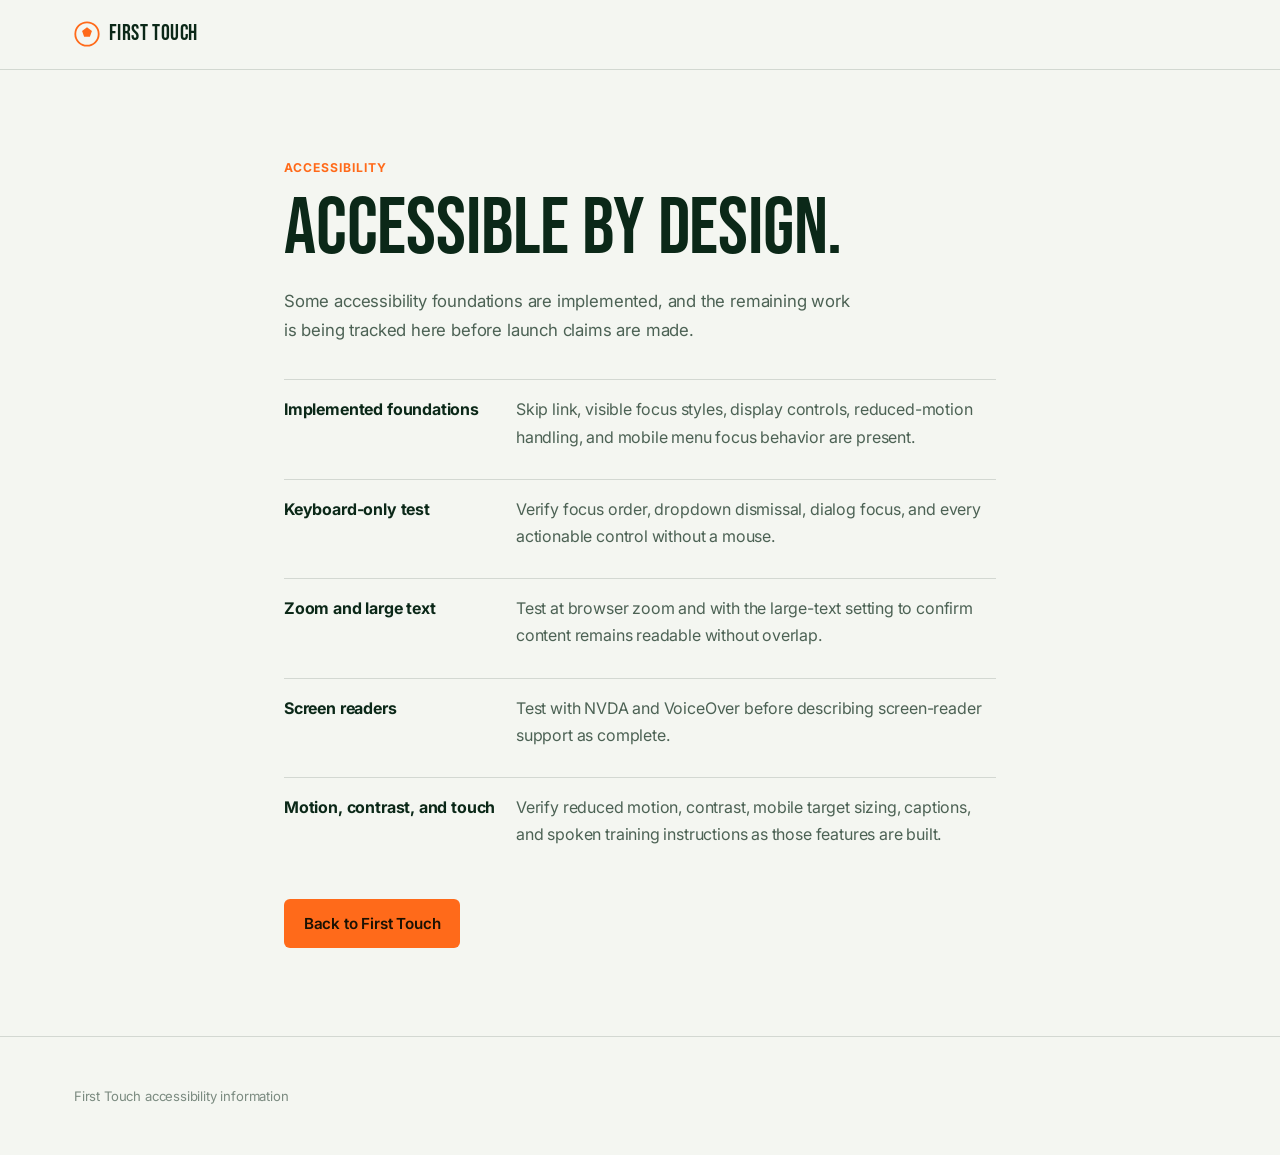
<file: main/accessibility.html>
<!DOCTYPE html>
<html lang="en" data-theme="dark">
<head>
<meta charset="UTF-8">
<meta name="viewport" content="width=device-width, initial-scale=1">
<title>Accessibility - First Touch</title>
<meta name="description" content="Accessibility features and support in First Touch.">
<link rel="preconnect" href="https://fonts.googleapis.com">
<link rel="preconnect" href="https://fonts.gstatic.com" crossorigin>
<link href="https://fonts.googleapis.com/css2?family=Bebas+Neue&family=Inter:ital,wght@0,400;0,500;0,600;0,700;0,800;1,500&display=swap" rel="stylesheet">
<link rel="stylesheet" href="styles.css">
</head>
<body>
<a class="skip-link" href="#main">Skip to content</a>
<header class="site-header is-scrolled">
  <div class="header-inner">
    <a class="brand" href="index.html" aria-label="First Touch, home">
      <svg class="brand-mark" viewBox="0 0 100 100" aria-hidden="true">
        <circle cx="50" cy="50" r="45" fill="none" stroke="currentColor" stroke-width="7"/>
        <path d="M50 24 L69 38 L61 61 L39 61 L31 38 Z" fill="currentColor"/>
      </svg>
      <span class="brand-name">First Touch</span>
    </a>
  </div>
</header>
<main id="main">
  <section class="accessibility-page">
    <div class="section-inner accessibility-page-inner">
      <p class="section-kicker" data-i18n="accessibilityPage.kicker">Accessibility</p>
      <h1 data-i18n="accessibilityPage.heading">Accessible by design.</h1>
      <p data-i18n="accessibilityPage.intro">Some accessibility foundations are implemented, and the remaining work is being tracked here before launch claims are made.</p>
      <ul class="accessibility-features">
        <li><strong data-i18n="accessibilityPage.foundations">Implemented foundations</strong><span data-i18n="accessibilityPage.foundationsBody">Skip link, visible focus styles, display controls, reduced-motion handling, and mobile menu focus behavior are present.</span></li>
        <li><strong data-i18n="accessibilityPage.keyboard">Keyboard-only test</strong><span data-i18n="accessibilityPage.keyboardBody">Verify focus order, dropdown dismissal, dialog focus, and every actionable control without a mouse.</span></li>
        <li><strong data-i18n="accessibilityPage.zoom">Zoom and large text</strong><span data-i18n="accessibilityPage.zoomBody">Test at browser zoom and with the large-text setting to confirm content remains readable without overlap.</span></li>
        <li><strong data-i18n="accessibilityPage.screenReaders">Screen readers</strong><span data-i18n="accessibilityPage.screenReadersBody">Test with NVDA and VoiceOver before describing screen-reader support as complete.</span></li>
        <li><strong data-i18n="accessibilityPage.motion">Motion, contrast, and touch</strong><span data-i18n="accessibilityPage.motionBody">Verify reduced motion, contrast, mobile target sizing, captions, and spoken training instructions as those features are built.</span></li>
      </ul>
      <a class="btn btn-primary" href="index.html" data-i18n="actions.backHome">Back to First Touch</a>
    </div>
  </section>
</main>
<footer class="site-footer">
  <div class="section-inner footer-inner">
    <p class="footer-copy">First Touch accessibility information</p>
  </div>
</footer>
<script src="translations.js"></script>
<script src="script.js"></script>
</body>
</html>
</file>
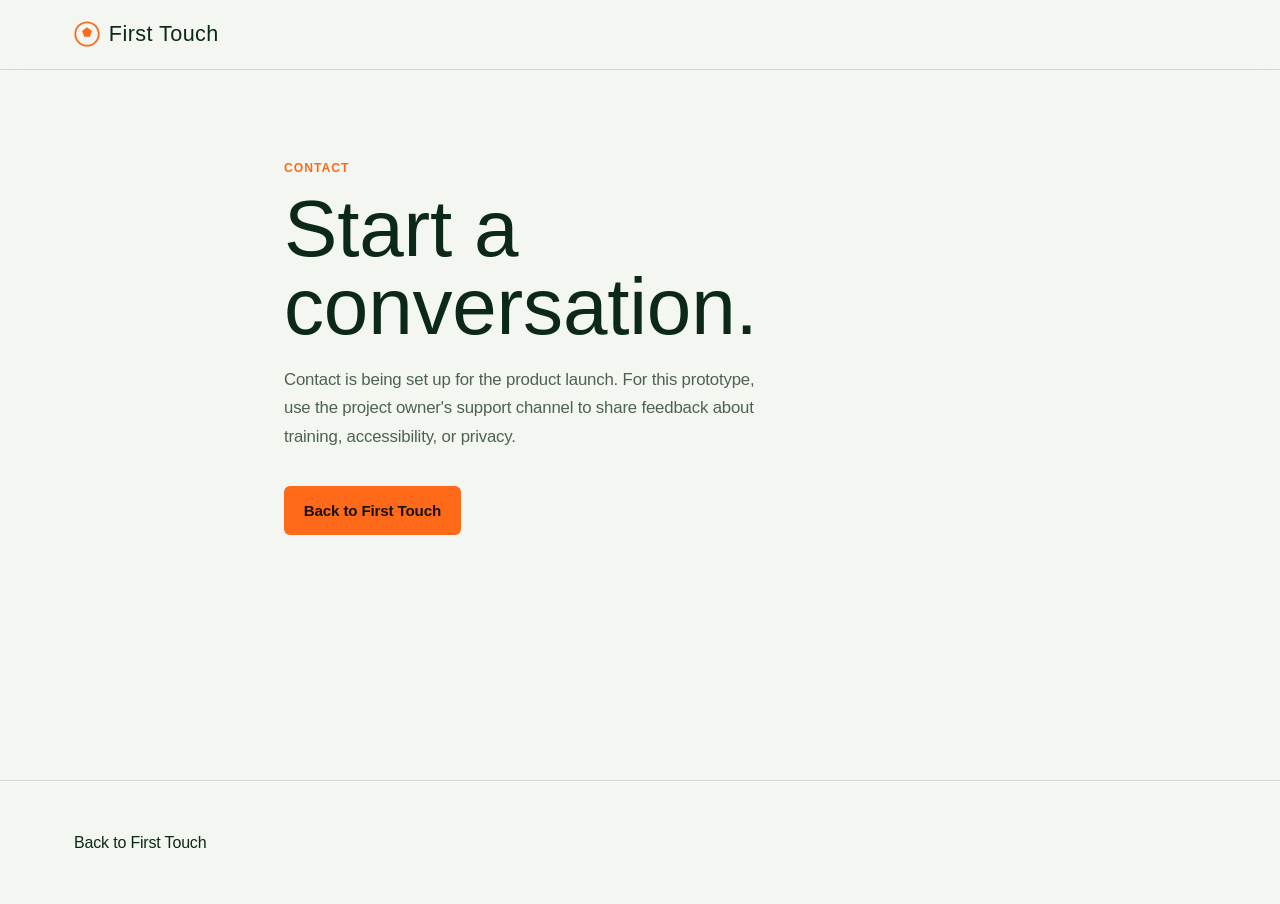
<file: main/contact.html>
<!DOCTYPE html>
<html lang="en" data-theme="dark">
<head>
<meta charset="UTF-8">
<meta name="viewport" content="width=device-width, initial-scale=1">
<title>Contact - First Touch</title>
<link rel="stylesheet" href="styles.css">
</head>
<body>
<header class="site-header is-scrolled"><div class="header-inner"><a class="brand" href="index.html" aria-label="First Touch, home"><svg class="brand-mark" viewBox="0 0 100 100" aria-hidden="true"><circle cx="50" cy="50" r="45" fill="none" stroke="currentColor" stroke-width="7"/><path d="M50 24 L69 38 L61 61 L39 61 L31 38 Z" fill="currentColor"/></svg><span class="brand-name">First Touch</span></a></div></header>
<main id="main"><section class="accessibility-page"><div class="section-inner accessibility-page-inner"><p class="section-kicker" data-i18n="contact.kicker">Contact</p><h1 data-i18n="contact.heading">Start a conversation.</h1><p data-i18n="contact.body">Contact is being set up for the product launch. For this prototype, use the project owner's support channel to share feedback about training, accessibility, or privacy.</p><a class="btn btn-primary" href="index.html" data-i18n="actions.backHome">Back to First Touch</a></div></section></main>
<footer class="site-footer"><div class="section-inner footer-inner"><a href="index.html">Back to First Touch</a></div></footer>
<script src="translations.js"></script>
<script src="script.js"></script>
</body>
</html>
</file>
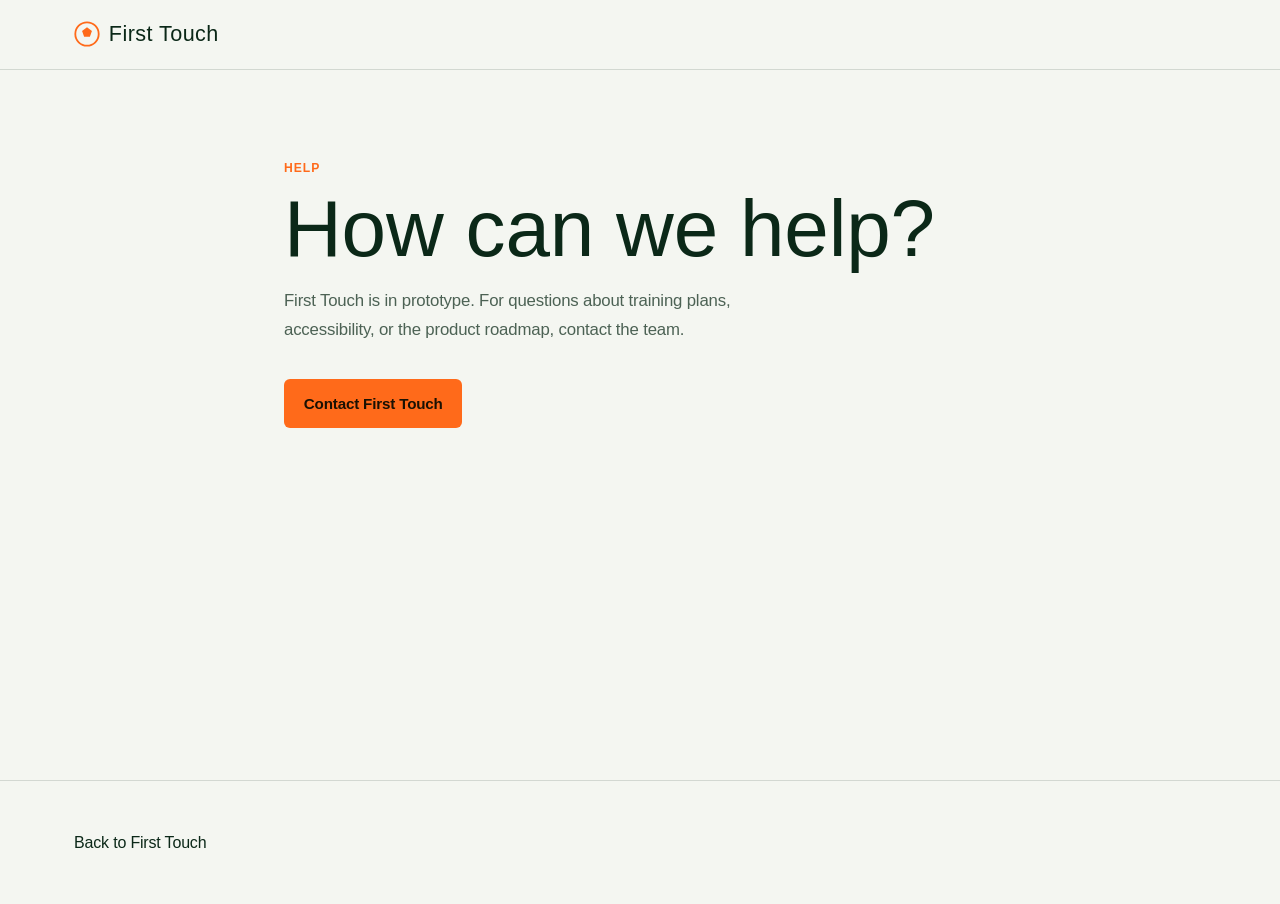
<file: main/help.html>
<!DOCTYPE html>
<html lang="en" data-theme="dark">
<head>
<meta charset="UTF-8">
<meta name="viewport" content="width=device-width, initial-scale=1">
<title>Help - First Touch</title>
<link rel="stylesheet" href="styles.css">
</head>
<body>
<header class="site-header is-scrolled"><div class="header-inner"><a class="brand" href="index.html" aria-label="First Touch, home"><svg class="brand-mark" viewBox="0 0 100 100" aria-hidden="true"><circle cx="50" cy="50" r="45" fill="none" stroke="currentColor" stroke-width="7"/><path d="M50 24 L69 38 L61 61 L39 61 L31 38 Z" fill="currentColor"/></svg><span class="brand-name">First Touch</span></a></div></header>
<main id="main"><section class="accessibility-page"><div class="section-inner accessibility-page-inner"><p class="section-kicker" data-i18n="help.kicker">Help</p><h1 data-i18n="help.heading">How can we help?</h1><p data-i18n="help.body">First Touch is in prototype. For questions about training plans, accessibility, or the product roadmap, contact the team.</p><a class="btn btn-primary" href="contact.html" data-i18n="help.contact">Contact First Touch</a></div></section></main>
<footer class="site-footer"><div class="section-inner footer-inner"><a href="index.html">Back to First Touch</a></div></footer>
<script src="translations.js"></script>
<script src="script.js"></script>
</body>
</html>
</file>
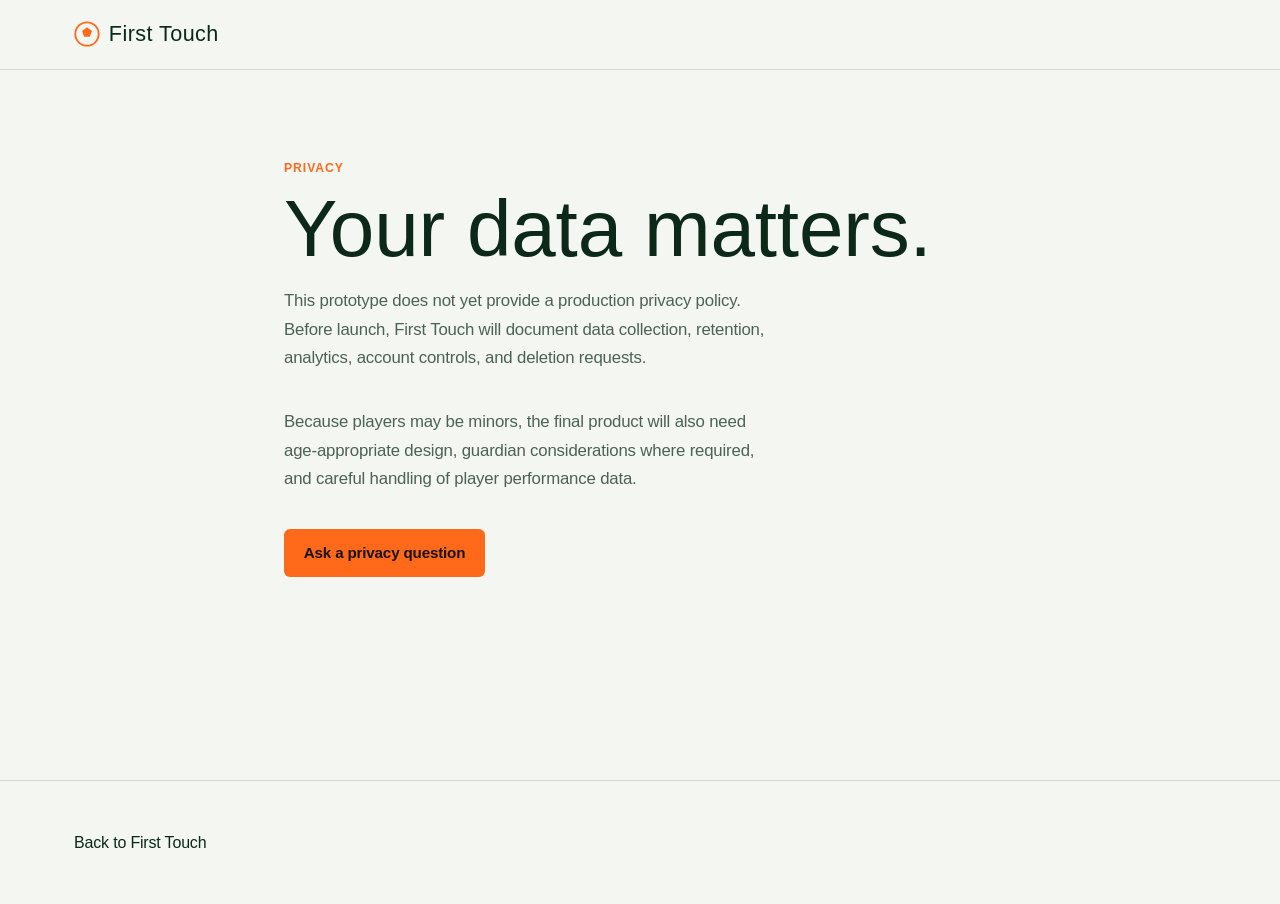
<file: main/privacy.html>
<!DOCTYPE html>
<html lang="en" data-theme="dark">
<head>
<meta charset="UTF-8">
<meta name="viewport" content="width=device-width, initial-scale=1">
<title>Privacy - First Touch</title>
<link rel="stylesheet" href="styles.css">
</head>
<body>
<header class="site-header is-scrolled"><div class="header-inner"><a class="brand" href="index.html" aria-label="First Touch, home"><svg class="brand-mark" viewBox="0 0 100 100" aria-hidden="true"><circle cx="50" cy="50" r="45" fill="none" stroke="currentColor" stroke-width="7"/><path d="M50 24 L69 38 L61 61 L39 61 L31 38 Z" fill="currentColor"/></svg><span class="brand-name">First Touch</span></a></div></header>
<main id="main"><section class="accessibility-page"><div class="section-inner accessibility-page-inner"><p class="section-kicker" data-i18n="privacy.kicker">Privacy</p><h1 data-i18n="privacy.heading">Your data matters.</h1><p data-i18n="privacy.body">This prototype does not yet provide a production privacy policy. Before launch, First Touch will document data collection, retention, analytics, account controls, and deletion requests.</p><p data-i18n="privacy.minors">Because players may be minors, the final product will also need age-appropriate design, guardian considerations where required, and careful handling of player performance data.</p><a class="btn btn-primary" href="contact.html" data-i18n="privacy.contact">Ask a privacy question</a></div></section></main>
<footer class="site-footer"><div class="section-inner footer-inner"><a href="index.html">Back to First Touch</a></div></footer>
<script src="translations.js"></script>
<script src="script.js"></script>
</body>
</html>
</file>
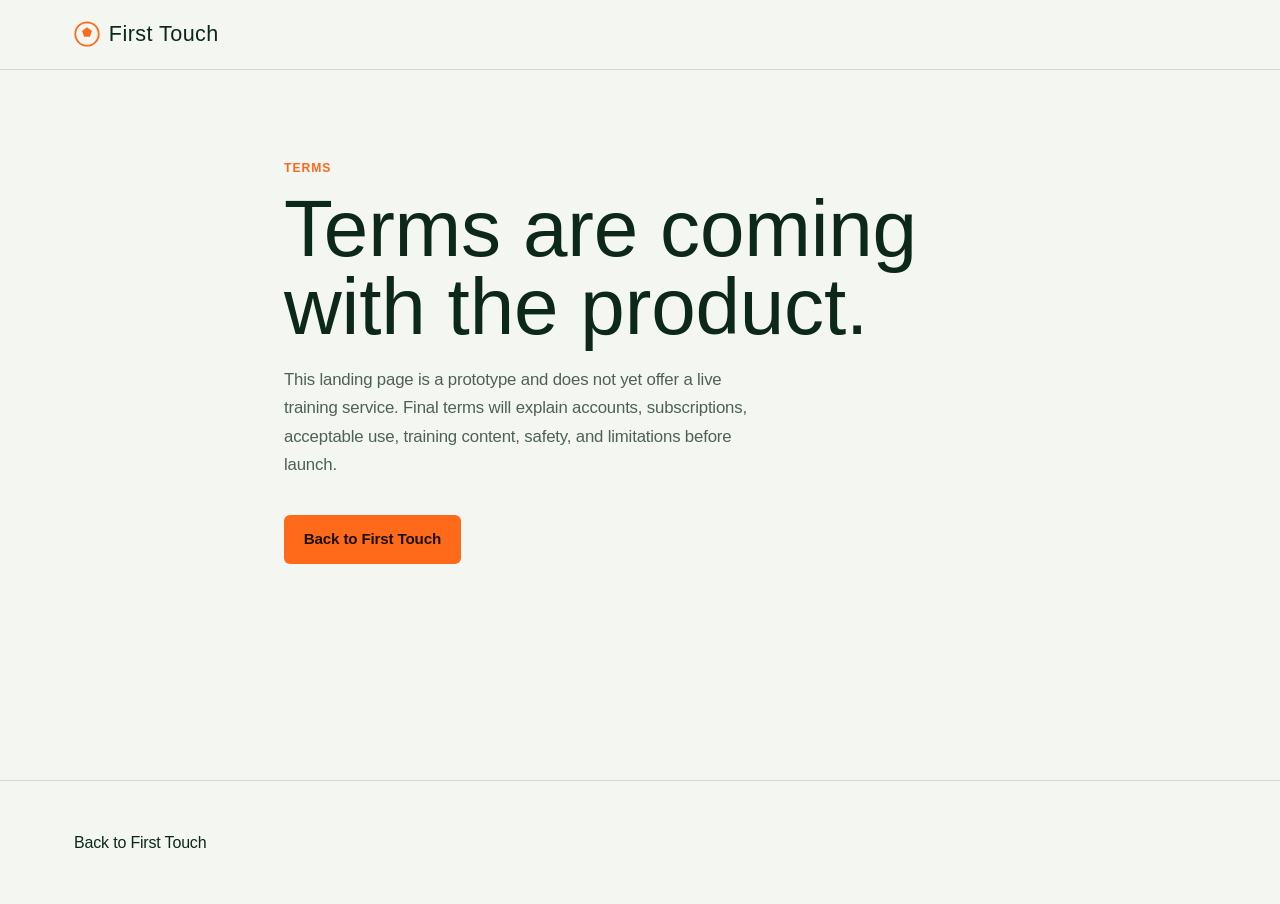
<file: main/terms.html>
<!DOCTYPE html>
<html lang="en" data-theme="dark">
<head>
<meta charset="UTF-8">
<meta name="viewport" content="width=device-width, initial-scale=1">
<title>Terms - First Touch</title>
<link rel="stylesheet" href="styles.css">
</head>
<body>
<header class="site-header is-scrolled"><div class="header-inner"><a class="brand" href="index.html" aria-label="First Touch, home"><svg class="brand-mark" viewBox="0 0 100 100" aria-hidden="true"><circle cx="50" cy="50" r="45" fill="none" stroke="currentColor" stroke-width="7"/><path d="M50 24 L69 38 L61 61 L39 61 L31 38 Z" fill="currentColor"/></svg><span class="brand-name">First Touch</span></a></div></header>
<main id="main"><section class="accessibility-page"><div class="section-inner accessibility-page-inner"><p class="section-kicker" data-i18n="terms.kicker">Terms</p><h1 data-i18n="terms.heading">Terms are coming with the product.</h1><p data-i18n="terms.body">This landing page is a prototype and does not yet offer a live training service. Final terms will explain accounts, subscriptions, acceptable use, training content, safety, and limitations before launch.</p><a class="btn btn-primary" href="index.html" data-i18n="actions.backHome">Back to First Touch</a></div></section></main>
<footer class="site-footer"><div class="section-inner footer-inner"><a href="index.html">Back to First Touch</a></div></footer>
<script src="translations.js"></script>
<script src="script.js"></script>
</body>
</html>
</file>
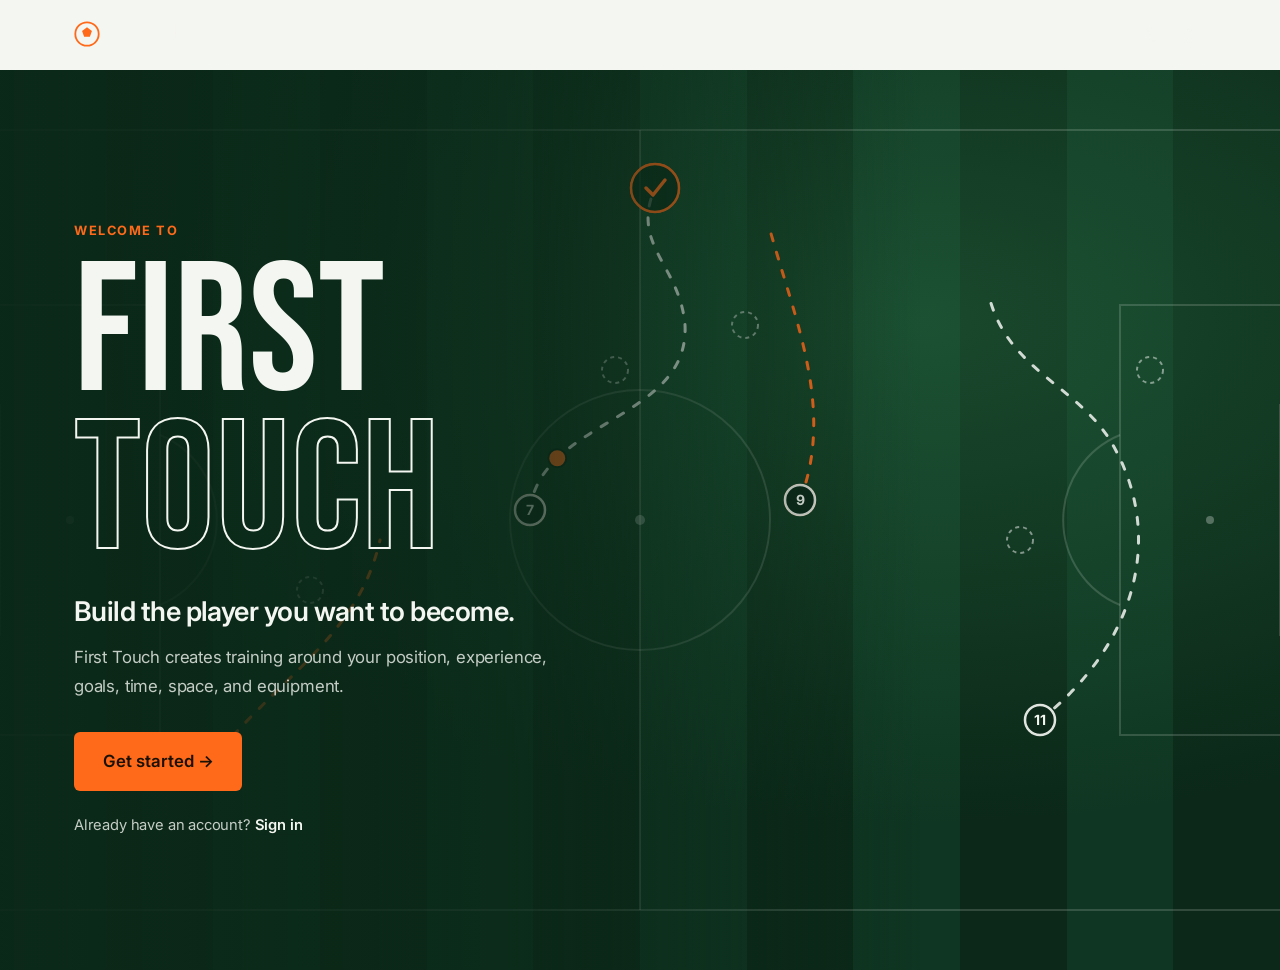
<file: onboarding/onboarding.html>
<!DOCTYPE html>
<html lang="en-US" data-theme="dark">
<head>
<meta charset="UTF-8">
<meta name="viewport" content="width=device-width, initial-scale=1">
<title>Welcome — First Touch</title>
<meta name="description" content="Set up your First Touch player profile.">
<link rel="icon" href="data:image/svg+xml,%3Csvg xmlns='http://www.w3.org/2000/svg' viewBox='0 0 100 100'%3E%3Ccircle cx='50' cy='50' r='46' fill='%230B2818'/%3E%3Ccircle cx='50' cy='50' r='46' fill='none' stroke='%23F4F6F1' stroke-width='6'/%3E%3Cpath d='M50 26 L67 39 L60 60 L40 60 L33 39 Z' fill='%23F4F6F1'/%3E%3C/svg%3E">
<link rel="preconnect" href="https://fonts.googleapis.com">
<link rel="preconnect" href="https://fonts.gstatic.com" crossorigin>
<link href="https://fonts.googleapis.com/css2?family=Bebas+Neue&family=Inter:ital,wght@0,400;0,500;0,600;0,700;0,800;1,500&display=swap" rel="stylesheet">
<link rel="stylesheet" href="styles.css">
<link rel="stylesheet" href="../main/styles.css">
<script>
  /* Apply saved display settings before first paint (same key as the landing page). */
  (function () {
    try {
      var s = JSON.parse(localStorage.getItem("first-touch-settings")) || {};
      var h = document.documentElement;
      var light = window.matchMedia && window.matchMedia("(prefers-color-scheme: light)").matches;
      h.dataset.theme = s.theme || (light ? "light" : "dark");
      if (s.textSize === "large") h.dataset.text = "large";
      if (s.contrast === "high") h.dataset.contrast = "high";
      var reduce = window.matchMedia && window.matchMedia("(prefers-reduced-motion: reduce)").matches;
      if (s.motion === "reduced" || reduce) h.dataset.motion = "reduced";
    } catch (e) {}
  })();
</script>
</head>
<body data-step="welcome">

<a class="skip-link" href="#main">Skip to content</a>

<header class="site-header ob-header" id="obHeader">
  <div class="header-inner">
    <a class="brand" href="../main/index.html" aria-label="First Touch, home">
      <svg class="brand-mark" viewBox="0 0 100 100" aria-hidden="true">
        <circle cx="50" cy="50" r="45" fill="none" stroke="currentColor" stroke-width="7"/>
        <path d="M50 24 L69 38 L61 61 L39 61 L31 38 Z" fill="currentColor"/>
      </svg>
      <span class="brand-name">First Touch</span>
    </a>

    <div class="ob-controls">
      <button class="control-btn icon-btn" id="themeToggle" aria-label="Switch to light mode" aria-pressed="false">
        <svg class="icon-sun" viewBox="0 0 24 24" aria-hidden="true"><circle cx="12" cy="12" r="4"/><path d="M12 2v2M12 20v2M4.9 4.9l1.4 1.4M17.7 17.7l1.4 1.4M2 12h2M20 12h2M4.9 19.1l1.4-1.4M17.7 6.3l1.4-1.4"/></svg>
        <svg class="icon-moon" viewBox="0 0 24 24" aria-hidden="true"><path d="M20 14.5A8.5 8.5 0 1 1 9.5 4a7 7 0 0 0 10.5 10.5Z"/></svg>
      </button>
      <div class="control a11y-control">
        <button class="control-btn icon-btn" id="a11yToggle" aria-haspopup="true" aria-expanded="false" aria-controls="a11yPanel" aria-label="Accessibility settings">
          <svg viewBox="0 0 24 24" aria-hidden="true"><circle cx="12" cy="5" r="2"/><path d="M4 9l8 2 8-2M12 11v10M9 21l3-6 3 6"/></svg>
        </button>
        <div class="control-menu a11y-panel" id="a11yPanel" hidden aria-label="Accessibility settings">
          <p class="a11y-panel-title">Display</p>
          <label class="a11y-row"><span>Large text</span><input type="checkbox" id="toggleLargeText"></label>
          <label class="a11y-row"><span>High contrast</span><input type="checkbox" id="toggleContrast"></label>
          <label class="a11y-row"><span>Reduced motion</span><input type="checkbox" id="toggleMotion"></label>
        </div>
      </div>
    </div>
  </div>
</header>

<main id="main" class="ob-main" tabindex="-1">

  <nav class="ob-rail-wrap" id="obRail" aria-label="Onboarding progress" hidden>
    <ol class="ob-rail" id="obRailList"></ol>
  </nav>

  <!-- 1. WELCOME -->
  <div class="ob-step ob-welcome" id="step-welcome" data-step="welcome">
    <div class="ob-pitch-bg" aria-hidden="true">
      <svg class="ob-tactics" id="obTactics" viewBox="0 0 1600 900" preserveAspectRatio="xMidYMid slice" focusable="false">
        <g class="ob-lines">
          <rect x="60" y="60" width="1480" height="780" rx="8"/>
          <line x1="800" y1="60" x2="800" y2="840"/>
          <circle cx="800" cy="450" r="130"/>
          <circle class="ob-spot" cx="800" cy="450" r="5"/>
          <rect x="60" y="235" width="260" height="430"/>
          <rect x="60" y="335" width="100" height="230"/>
          <circle class="ob-spot" cx="230" cy="450" r="4"/>
          <path d="M320 365 A92 92 0 0 1 320 535"/>
          <rect x="1280" y="235" width="260" height="430"/>
          <rect x="1440" y="335" width="100" height="230"/>
          <circle class="ob-spot" cx="1370" cy="450" r="4"/>
          <path d="M1280 365 A92 92 0 0 0 1280 535"/>
        </g>

        <g class="ob-play">
          <!-- runs -->
          <path id="obRunA" class="ob-run" d="M690 440 C 700 350, 850 350, 845 255 C 840 195, 790 175, 815 118"/>
          <path class="ob-run ob-run--alt" d="M960 430 C 995 340, 955 250, 930 160"/>
          <path class="ob-run" d="M1200 650 C 1290 580, 1330 470, 1270 370 C 1235 315, 1170 300, 1150 230"/>
          <path class="ob-run ob-run--alt" d="M380 680 C 450 600, 520 560, 540 470"/>

          <!-- opponents -->
          <g transform="translate(775,300)"><circle class="ob-opp" r="13"/></g>
          <g transform="translate(905,255)"><circle class="ob-opp ob-opp--b" r="13"/></g>
          <g transform="translate(1310,300)"><circle class="ob-opp" r="13"/></g>
          <g transform="translate(1180,470)"><circle class="ob-opp ob-opp--b" r="13"/></g>
          <g transform="translate(470,520)"><circle class="ob-opp" r="13"/></g>

          <!-- decision node -->
          <g transform="translate(815,118)">
            <circle class="ob-ring" r="24"/>
            <circle class="ob-node" r="24"/>
            <path class="ob-node-mark" d="M-9 0 L-2 7 L10 -8"/>
          </g>

          <!-- players -->
          <g transform="translate(690,440)" class="ob-mark"><circle class="ob-ring" r="15"/><circle class="ob-face" r="15"/><text y="5">7</text></g>
          <g transform="translate(960,430)" class="ob-mark"><circle class="ob-ring ob-ring--b" r="15"/><circle class="ob-face" r="15"/><text y="5">9</text></g>
          <g transform="translate(1200,650)" class="ob-mark"><circle class="ob-face" r="15"/><text y="5">11</text></g>
          <g transform="translate(380,680)" class="ob-mark"><circle class="ob-face" r="15"/><text y="5">4</text></g>

          <circle class="ob-ball" r="9">
            <animateMotion dur="4.6s" repeatCount="indefinite" calcMode="spline" keyTimes="0;1" keySplines=".45 .05 .55 .95"><mpath href="#obRunA"/></animateMotion>
            <animate attributeName="opacity" values="0;1;1;0" keyTimes="0;.08;.88;1" dur="4.6s" repeatCount="indefinite"/>
          </circle>
        </g>
      </svg>
    </div>

    <div class="ob-welcome-inner">
      <h1 class="ob-welcome-title" tabindex="-1">
        <span class="ob-welcome-kicker">Welcome to</span>
        <span class="ob-wordmark"><span>First</span> <span class="ob-wordmark-outline">Touch</span></span>
      </h1>
      <p class="ob-tagline">Build the player you want to become.</p>
      <p class="ob-welcome-copy">First Touch creates training around your position, experience, goals, time, space, and equipment.</p>
      <div class="ob-welcome-ctas">
        <button type="button" class="btn btn-primary btn-lg" data-go="account">Get started →</button>
      </div>
      <p class="ob-signin">Already have an account? <a href="../signin/signin.html" id="signInLink">Sign in</a></p>
      <p class="ob-signin-note" id="signInNote" role="status" aria-live="polite"></p>
    </div>
  </div>

  <!-- 2. ACCOUNT -->
  <form class="ob-step ob-form" id="step-account" data-step="account" novalidate hidden>
    <div class="ob-shell">
      <p class="section-kicker">Account</p>
      <h1 class="ob-title" tabindex="-1">Create your First Touch account</h1>
      <p class="ob-lead">Your account keeps your training plan and progress in one place.</p>

      <div class="ob-fields">
        <div class="ob-field">
          <label for="displayName">Display name</label>
          <input class="ob-input" id="displayName" name="displayName" type="text" autocomplete="nickname" maxlength="30" aria-describedby="displayName-hint displayName-err">
          <p class="ob-hint" id="displayName-hint">A nickname works fine. We don’t need your real name.</p>
          <p class="ob-error" id="displayName-err" hidden></p>
        </div>

        <div class="ob-field">
          <label for="email">Email</label>
          <input class="ob-input" id="email" name="email" type="email" autocomplete="email" inputmode="email" aria-describedby="email-hint email-err">
          <p class="ob-hint" id="email-hint">We’ll use this to sign you in and recover your account.</p>
          <p class="ob-error" id="email-err" hidden></p>
        </div>

        <div class="ob-field">
          <label for="password">Password</label>
          <div class="ob-password">
            <input class="ob-input" id="password" name="password" type="password" autocomplete="new-password" aria-describedby="password-hint password-err">
            <button type="button" class="ob-pw-toggle" id="pwToggle" aria-label="Show password">Show</button>
          </div>
          <p class="ob-hint" id="password-hint">At least 8 characters.</p>
          <p class="ob-error" id="password-err" hidden></p>
        </div>

        <div class="ob-field">
          <label for="dob">Date of birth</label>
          <input class="ob-input" id="dob" name="dob" type="date" min="1900-01-01" autocomplete="bday" aria-describedby="dob-hint dob-err">
          <p class="ob-hint" id="dob-hint">This helps us give you the right experience for your age.</p>
          <p class="ob-error" id="dob-err" hidden></p>
        </div>

        <div id="ageNoteWrap" aria-live="polite"></div>

        <div class="ob-field ob-guardian" id="guardianBlock" hidden>
          <label for="guardianEmail">Parent or guardian email</label>
          <input class="ob-input" id="guardianEmail" name="guardianEmail" type="email" autocomplete="off" inputmode="email" aria-describedby="guardianEmail-hint guardianEmail-err">
          <p class="ob-hint" id="guardianEmail-hint">We’ll ask them to approve your account.</p>
          <p class="ob-error" id="guardianEmail-err" hidden></p>
        </div>
      </div>

      <p class="ob-legal">By continuing, you agree to the <a href="../main/terms.html" target="_blank" rel="noopener">Terms<span class="sr-only"> (opens in a new tab)</span></a> and confirm you’ve read the <a href="../main/privacy.html" target="_blank" rel="noopener">Privacy Policy<span class="sr-only"> (opens in a new tab)</span></a>.</p>
      <p class="ob-note ob-note--quiet"><strong>Prototype.</strong> Nothing you enter here is sent anywhere.</p>

      <div class="ob-actions">
        <button type="button" class="btn btn-text" data-go="welcome">Back</button>
        <button type="submit" class="btn btn-primary btn-lg">Continue →</button>
      </div>
    </div>
  </form>

  <!-- 3. PLAYER BASICS -->
  <form class="ob-step ob-form" id="step-player" data-step="player" novalidate hidden>
    <div class="ob-shell">
      <p class="section-kicker">Player</p>
      <h1 class="ob-title" tabindex="-1">Let’s build your player profile</h1>
      <p class="ob-lead">Three quick questions give First Touch a much clearer picture than “beginner” or “advanced.”</p>

      <fieldset class="ob-group" id="grp-experience" aria-describedby="err-experience">
        <legend>How long have you played soccer?</legend>
        <div class="ob-choices">
          <label class="ob-choice"><input type="radio" name="experience" value="just-starting"><span class="ob-choice-label">Just starting</span></label>
          <label class="ob-choice"><input type="radio" name="experience" value="under-1"><span class="ob-choice-label">Less than 1 year</span></label>
          <label class="ob-choice"><input type="radio" name="experience" value="1-2"><span class="ob-choice-label">1–2 years</span></label>
          <label class="ob-choice"><input type="radio" name="experience" value="3-5"><span class="ob-choice-label">3–5 years</span></label>
          <label class="ob-choice"><input type="radio" name="experience" value="5-plus"><span class="ob-choice-label">5+ years</span></label>
        </div>
        <p class="ob-error" id="err-experience" hidden></p>
      </fieldset>

      <fieldset class="ob-group" id="grp-level" aria-describedby="err-level">
        <legend>What’s your current level?</legend>
        <div class="ob-choices ob-choices--3">
          <label class="ob-choice"><input type="radio" name="level" value="recreational"><span class="ob-choice-label">Recreational</span><span class="ob-choice-hint">Playing for fun</span></label>
          <label class="ob-choice"><input type="radio" name="level" value="school"><span class="ob-choice-label">School</span><span class="ob-choice-hint">School team</span></label>
          <label class="ob-choice"><input type="radio" name="level" value="club"><span class="ob-choice-label">Club</span><span class="ob-choice-hint">Local or community club</span></label>
          <label class="ob-choice"><input type="radio" name="level" value="competitive-club"><span class="ob-choice-label">Competitive club</span><span class="ob-choice-hint">Travel or league play</span></label>
          <label class="ob-choice"><input type="radio" name="level" value="academy"><span class="ob-choice-label">Academy / development program</span><span class="ob-choice-hint">Structured pathway</span></label>
          <label class="ob-choice"><input type="radio" name="level" value="other"><span class="ob-choice-label">Other</span><span class="ob-choice-hint">Something else</span></label>
        </div>
        <p class="ob-error" id="err-level" hidden></p>
      </fieldset>

      <fieldset class="ob-group" id="grp-frequency" aria-describedby="err-frequency">
        <legend>How often do you play right now?</legend>
        <div class="ob-choices">
          <label class="ob-choice"><input type="radio" name="frequency" value="rarely"><span class="ob-choice-label">Rarely</span></label>
          <label class="ob-choice"><input type="radio" name="frequency" value="1-2"><span class="ob-choice-label">1–2 days/week</span></label>
          <label class="ob-choice"><input type="radio" name="frequency" value="3-4"><span class="ob-choice-label">3–4 days/week</span></label>
          <label class="ob-choice"><input type="radio" name="frequency" value="5-plus"><span class="ob-choice-label">5+ days/week</span></label>
        </div>
        <p class="ob-error" id="err-frequency" hidden></p>
      </fieldset>

      <div class="ob-actions">
        <button type="button" class="btn btn-text" data-go="account">Back</button>
        <button type="submit" class="btn btn-primary btn-lg">Continue →</button>
      </div>
    </div>
  </form>

  <!-- 4. POSITION & FORMATION -->
  <form class="ob-step ob-form" id="step-position" data-step="position" novalidate hidden>
    <div class="ob-shell ob-shell--wide">
      <p class="section-kicker">Position</p>
      <h1 class="ob-title" tabindex="-1">Where do you play?</h1>
      <p class="ob-lead">Pick the position you play most. If you move around, add up to three more.</p>

      <div class="ob-position-layout">
        <div class="ob-pitch-col">
          <div class="ob-pitch-controls">
            <div class="ob-select">
              <label for="teamSize">Players per side</label>
              <select id="teamSize"></select>
            </div>
            <div class="ob-select">
              <label for="formation">Formation</label>
              <select id="formation"></select>
            </div>
          </div>

          <div class="ob-pitch" id="pitch" role="group" aria-label="Pitch diagram. Select a position.">
            <svg class="ob-pitch-lines" viewBox="0 0 300 400" preserveAspectRatio="none" aria-hidden="true" focusable="false">
              <rect x="12" y="12" width="276" height="376"/>
              <line x1="12" y1="200" x2="288" y2="200"/>
              <circle cx="150" cy="200" r="38"/>
              <circle class="spot" cx="150" cy="200" r="2.5"/>
              <rect x="64" y="12" width="172" height="62"/>
              <rect x="106" y="12" width="88" height="24"/>
              <circle class="spot" cx="150" cy="52" r="2.5"/>
              <path d="M120 74 A34 34 0 0 0 180 74"/>
              <rect x="64" y="326" width="172" height="62"/>
              <rect x="106" y="364" width="88" height="24"/>
              <circle class="spot" cx="150" cy="348" r="2.5"/>
              <path d="M120 326 A34 34 0 0 1 180 326"/>
            </svg>
            <div class="ob-slots" id="slots"></div>
            <div class="ob-tip" id="pitchTip" aria-hidden="true" hidden></div>
          </div>
          <p class="ob-pitch-note" id="pitchNote"></p>
        </div>

        <div class="ob-pos-col">
          <fieldset class="ob-mode">
            <legend>Tapping a position sets your…</legend>
            <div class="ob-segmented">
              <label><input type="radio" name="posMode" value="primary" checked><span>Main position</span></label>
              <label><input type="radio" name="posMode" value="secondary" disabled><span class="ob-seg-secondary">Also play <span id="secCount">0/3</span></span></label>
            </div>
          </fieldset>
          <p class="ob-mode-hint" id="modeHint">Choose your main position first.</p>

          <dl class="ob-summary">
            <div><dt>Main position</dt><dd id="sumPrimary"><span class="ob-muted">Not chosen yet</span></dd></div>
            <div><dt>Also play</dt><dd id="sumSecondary"><span class="ob-muted">None</span></dd></div>
          </dl>

          <p class="ob-message" id="posMessage" role="status" aria-live="polite"></p>

          <div class="ob-poslist" id="posList"></div>
          <p class="ob-error" id="err-position" hidden></p>
        </div>
      </div>

      <div class="ob-actions">
        <button type="button" class="btn btn-text" data-go="player">Back</button>
        <button type="submit" class="btn btn-primary btn-lg">Continue →</button>
      </div>
    </div>
  </form>

  <!-- 5. ENVIRONMENT -->
  <form class="ob-step ob-form" id="step-environment" data-step="environment" novalidate hidden>
    <div class="ob-shell">
      <p class="section-kicker">Environment</p>
      <h1 class="ob-title" tabindex="-1">What can you train with?</h1>
      <p class="ob-lead">Your space, equipment, and time shape every session, so each one works where you actually train.</p>

      <fieldset class="ob-group" id="grp-space" aria-describedby="err-space">
        <legend>Where do you usually train?</legend>
        <div class="ob-choices ob-choices--3">
          <label class="ob-choice"><input type="radio" name="space" value="small-indoor"><span class="ob-choice-label">Small indoor space</span><span class="ob-choice-hint">Living room, hallway, garage</span></label>
          <label class="ob-choice"><input type="radio" name="space" value="small-outdoor"><span class="ob-choice-label">Small outdoor space</span><span class="ob-choice-hint">Backyard, driveway, patio</span></label>
          <label class="ob-choice"><input type="radio" name="space" value="medium-outdoor"><span class="ob-choice-label">Medium outdoor space</span><span class="ob-choice-hint">Park, schoolyard, small field</span></label>
          <label class="ob-choice"><input type="radio" name="space" value="full-field"><span class="ob-choice-label">Full field</span><span class="ob-choice-hint">Full-size or large field</span></label>
          <label class="ob-choice"><input type="radio" name="space" value="indoor-court"><span class="ob-choice-label">Indoor court</span><span class="ob-choice-hint">Futsal court, sports hall</span></label>
        </div>
        <p class="ob-error" id="err-space" hidden></p>
      </fieldset>

      <fieldset class="ob-group" id="grp-equipment" aria-describedby="err-equipment">
        <legend>What equipment do you have? <span class="ob-legend-hint">Select all that apply.</span></legend>
        <div class="ob-choices ob-choices--3">
          <label class="ob-choice"><input type="checkbox" name="equipment" value="ball"><span class="ob-choice-label">Ball</span></label>
          <label class="ob-choice"><input type="checkbox" name="equipment" value="cones"><span class="ob-choice-label">Cones</span></label>
          <label class="ob-choice"><input type="checkbox" name="equipment" value="goal"><span class="ob-choice-label">Goal</span></label>
          <label class="ob-choice"><input type="checkbox" name="equipment" value="wall"><span class="ob-choice-label">Wall</span><span class="ob-choice-hint">For passing and first touch</span></label>
          <label class="ob-choice"><input type="checkbox" name="equipment" value="ladder"><span class="ob-choice-label">Agility ladder</span></label>
          <label class="ob-choice"><input type="checkbox" name="equipment" value="none"><span class="ob-choice-label">No equipment yet</span></label>
        </div>
        <p class="ob-error" id="err-equipment" hidden></p>
      </fieldset>

      <fieldset class="ob-group" id="grp-minutes" aria-describedby="err-minutes">
        <legend>How long can you train per session?</legend>
        <div class="ob-choices ob-choices--time">
          <label class="ob-choice ob-choice--center"><input type="radio" name="minutes" value="10"><span class="ob-choice-label">10 min</span></label>
          <label class="ob-choice ob-choice--center"><input type="radio" name="minutes" value="20"><span class="ob-choice-label">20 min</span></label>
          <label class="ob-choice ob-choice--center"><input type="radio" name="minutes" value="30"><span class="ob-choice-label">30 min</span></label>
          <label class="ob-choice ob-choice--center"><input type="radio" name="minutes" value="45"><span class="ob-choice-label">45 min</span></label>
          <label class="ob-choice ob-choice--center"><input type="radio" name="minutes" value="60"><span class="ob-choice-label">60 min</span></label>
          <label class="ob-choice ob-choice--center"><input type="radio" name="minutes" value="90"><span class="ob-choice-label">90 min</span></label>
        </div>
        <p class="ob-error" id="err-minutes" hidden></p>
      </fieldset>

      <div class="ob-actions">
        <button type="button" class="btn btn-text" data-go="position">Back</button>
        <button type="submit" class="btn btn-primary btn-lg">Continue →</button>
      </div>
    </div>
  </form>

  <!-- Placeholder: the screens after Environment (goals, assessment, profile, first plan) are not built yet. -->
  <div class="ob-step" id="step-next" data-step="next" hidden>
    <div class="ob-shell">
      <p class="section-kicker">Up next</p>
      <h1 class="ob-title" tabindex="-1">Next: your goals</h1>
      <p class="ob-lead">Your account, player basics, position, and training environment are set. Goals, a quick assessment, and your first plan come next.</p>
      <dl class="ob-recap" id="recap"></dl>
      <div class="ob-actions">
        <button type="button" class="btn btn-text" data-go="environment">Back</button>
        <button type="button" class="btn btn-ghost" id="startOver">Start over</button>
      </div>
    </div>
  </div>

</main>

<script src="script.js"></script>
</body>
</html>
</file>
<file: main/styles.css>
/* ============================================================
   FIRST TOUCH — design tokens
   Palette drawn from the training pitch itself: chalkboard turf
   greens, chalk-white lines, cone orange for action.
   ============================================================ */

:root {
  --turf-900: #0B2818;
  --turf-700: #123A22;
  --turf-500: #2F7A4C;
  --turf-300: #6BAE83;
  --chalk-100: #F4F6F1;
  --cone-500: #FF6A1A;
  --cone-600: #E85A0C;

  --font-display: "Bebas Neue", "Archivo Narrow", Impact, sans-serif;
  --font-body: "Inter", -apple-system, BlinkMacSystemFont, "Segoe UI", sans-serif;

  --radius-s: 6px;
  --radius-m: 10px;
  --container: 1180px;

  --dur-fast: 150ms;
  --dur-med: 320ms;
  --dur-slow: 700ms;
  --ease: cubic-bezier(.22,.8,.32,1);
}

html[data-theme="dark"] {
  --bg: var(--turf-900);
  --bg-alt: var(--turf-700);
  --bg-raised: rgba(244,246,241,0.045);
  --border: rgba(244,246,241,0.14);
  --text: var(--chalk-100);
  --text-dim: rgba(244,246,241,0.72);
  --text-faint: rgba(244,246,241,0.5);
  --line-strong: rgba(244,246,241,0.9);
  --line-soft: rgba(244,246,241,0.28);
  --shadow: 0 20px 50px rgba(0,0,0,0.35);
}

html[data-theme="light"] {
  --bg: var(--chalk-100);
  --bg-alt: #E5EBE1;
  --bg-raised: rgba(11,40,24,0.04);
  --border: rgba(11,40,24,0.14);
  --text: var(--turf-900);
  --text-dim: rgba(11,40,24,0.72);
  --text-faint: rgba(11,40,24,0.52);
  --line-strong: rgba(11,40,24,0.85);
  --line-soft: rgba(11,40,24,0.22);
  --shadow: 0 20px 50px rgba(11,40,24,0.12);
}

html[data-contrast="high"][data-theme="dark"] {
  --bg-raised: rgba(244,246,241,0.1);
  --border: rgba(244,246,241,0.55);
  --text-dim: rgba(244,246,241,0.92);
  --text-faint: rgba(244,246,241,0.8);
}
html[data-contrast="high"][data-theme="light"] {
  --bg-raised: rgba(11,40,24,0.09);
  --border: rgba(11,40,24,0.55);
  --text-dim: rgba(11,40,24,0.92);
  --text-faint: rgba(11,40,24,0.8);
}
html[data-contrast="high"] { --cone-500: #FF7A1A; }

html[data-text="large"] { font-size: 19px; }

/* ============================================================
   Reset
   ============================================================ */

*, *::before, *::after { box-sizing: border-box; }
html { scroll-behavior: smooth; }
@media (prefers-reduced-motion: reduce) {
  html { scroll-behavior: auto; }
}
body {
  margin: 0;
  background: var(--bg);
  color: var(--text);
  font-family: var(--font-body);
  font-size: 16px;
  line-height: 1.7;
  letter-spacing: -0.011em;
  -webkit-font-smoothing: antialiased;
  transition: background var(--dur-med) var(--ease), color var(--dur-med) var(--ease);
}
img, svg { display: block; max-width: 100%; }
a { color: inherit; text-decoration: none; }
ul, ol { margin: 0; padding: 0; list-style: none; }
h1, h2, h3, p { margin: 0; }
button { font: inherit; color: inherit; background: none; border: none; cursor: pointer; }
table { border-collapse: collapse; }

.sr-only {
  position: absolute; width: 1px; height: 1px;
  padding: 0; margin: -1px; overflow: hidden;
  clip: rect(0,0,0,0); white-space: nowrap; border: 0;
}

.skip-link {
  position: absolute; left: 12px; top: -60px;
  background: var(--cone-500); color: #0B2818;
  padding: 10px 16px; border-radius: var(--radius-s);
  font-weight: 700; z-index: 200;
  transition: top var(--dur-fast) var(--ease);
}
.skip-link:focus { top: 12px; }

:focus-visible {
  outline: 3px solid var(--cone-500);
  outline-offset: 3px;
}

.section-inner {
  max-width: var(--container);
  margin: 0 auto;
  padding: 0 24px;
}

h2 {
  font-family: var(--font-display);
  font-weight: 400;
  letter-spacing: 0.01em;
  font-size: clamp(2rem, 4.2vw, 2.9rem);
  line-height: 1.05;
  margin-bottom: 2.2rem;
  max-width: 16ch;
}

section { padding: 5.5rem 0; }

/* ============================================================
   Buttons
   ============================================================ */

.btn {
  display: inline-flex;
  align-items: center;
  gap: 0.4em;
  padding: 0.75em 1.3em;
  border-radius: var(--radius-s);
  font-weight: 600;
  font-size: 0.95rem;
  white-space: nowrap;
  transition: transform var(--dur-fast) var(--ease), background var(--dur-fast) var(--ease), border-color var(--dur-fast) var(--ease), color var(--dur-fast) var(--ease);
}
.btn-primary {
  background: var(--cone-500);
  color: #1A1103;
}
.btn-primary:hover { background: var(--cone-600); transform: translateY(-1px); }
.btn-ghost {
  border: 1px solid var(--border);
  color: var(--text);
}
.btn-ghost:hover { border-color: var(--line-soft); background: var(--bg-raised); box-shadow: 0 4px 12px var(--shadow); transform: translateY(-2px); }
.btn-outline {
  border: 1px solid var(--line-strong);
  color: var(--text);
}
.btn-outline:hover { background: var(--bg-raised); }
.btn:disabled { cursor: default; opacity: 0.7; transform: none; }
.btn-text {
  color: var(--text-dim);
  padding-left: 0.2em; padding-right: 0.2em;
  border-bottom: 1px solid transparent;
}
.btn-text:hover { color: var(--text); border-bottom-color: var(--line-soft); }
.btn-lg { padding: 0.9em 1.7em; font-size: 1.05rem; }

/* ============================================================
   Header
   ============================================================ */

.site-header {
  position: sticky; top: 0; z-index: 100;
  background: transparent;
  transition: background var(--dur-med) var(--ease), border-color var(--dur-med) var(--ease), backdrop-filter var(--dur-med) var(--ease);
  border-bottom: 1px solid transparent;
}
.site-header.is-scrolled {
  background: color-mix(in srgb, var(--bg) 88%, transparent);
  backdrop-filter: blur(10px);
  border-bottom-color: var(--border);
}
.header-inner {
  max-width: var(--container);
  margin: 0 auto;
  padding: 16px 24px;
  display: flex; align-items: center; justify-content: space-between;
  gap: 1rem;
}
.brand { display: flex; align-items: center; gap: 0.55rem; }
.brand-mark { width: 26px; height: 26px; color: var(--cone-500); flex-shrink: 0; }
.brand-name {
  font-family: var(--font-display);
  font-size: 1.35rem;
  letter-spacing: 0.02em;
}
.header-actions { display: flex; align-items: center; gap: 0.6rem; }

.menu-btn {
  display: none;
  width: 40px; height: 40px;
  flex-direction: column; align-items: center; justify-content: center;
  gap: 5px;
}
.menu-btn span { width: 20px; height: 2px; background: var(--text); border-radius: 2px; transform-origin: center; transition: transform var(--dur-fast) var(--ease), opacity var(--dur-fast) var(--ease); }
#menuToggle[aria-expanded="true"] span:nth-child(1) { transform: translateY(7px) rotate(45deg); }
#menuToggle[aria-expanded="true"] span:nth-child(2) { opacity: 0; }
#menuToggle[aria-expanded="true"] span:nth-child(3) { transform: translateY(-7px) rotate(-45deg); }

.control { position: relative; }
.control-btn {
  display: flex; align-items: center; gap: 0.4em;
  padding: 0.5em 0.7em;
  border-radius: var(--radius-s);
  font-size: 0.85rem;
  color: var(--text-dim);
  transition: background var(--dur-fast) var(--ease), color var(--dur-fast) var(--ease);
}
.control-btn:hover { background: var(--bg-raised); color: var(--text); }
.icon-btn { padding: 0.5em; }
.icon-btn svg { width: 19px; height: 19px; fill: none; stroke: currentColor; stroke-width: 1.7; stroke-linecap: round; stroke-linejoin: round; }

#themeToggle .icon-moon { display: none; }
html[data-theme="light"] #themeToggle .icon-sun { display: none; }
html[data-theme="light"] #themeToggle .icon-moon { display: block; }

.control-menu {
  position: absolute; right: 0; top: calc(100% + 8px);
  min-width: 200px;
  background: var(--bg-alt);
  border: 1px solid var(--border);
  border-radius: var(--radius-m);
  box-shadow: var(--shadow);
  padding: 8px;
  z-index: 50;
}
.control-menu[hidden] { display: none; }
.lang-option {
  display: block; width: 100%; text-align: left;
  padding: 0.55em 0.7em; border-radius: var(--radius-s);
  font-size: 0.9rem;
}
.lang-option:hover { background: var(--bg-raised); }
.lang-option.is-active { color: var(--cone-500); font-weight: 600; }

.a11y-panel { padding: 14px; min-width: 220px; }
.a11y-panel-title { font-size: 0.75rem; text-transform: uppercase; letter-spacing: 0.06em; color: var(--text-faint); margin-bottom: 0.8em; }
.a11y-row {
  display: flex; align-items: center; justify-content: space-between;
  padding: 0.5em 0; font-size: 0.92rem;
  cursor: pointer;
}
.a11y-row input { width: 18px; height: 18px; accent-color: var(--cone-500); }
.a11y-group-start { border-top: 1px solid var(--border); margin-top: 0.7rem; padding-top: 0.8rem; }
.a11y-action { color: var(--cone-500); font-size: 0.78rem; font-weight: 600; }
.a11y-action:hover { color: var(--text); }
.a11y-coming-soon { color: var(--text-faint); font-size: 0.78rem; line-height: 1.4; }

/* ============================================================
   Hero
   ============================================================ */

.hero {
  position: relative;
  padding: 4rem 0 5rem;
  overflow: hidden;
  background:
    radial-gradient(ellipse at 78% 30%, color-mix(in srgb, var(--turf-500) 30%, transparent), transparent 60%),
    var(--bg);
  display: grid;
  grid-template-columns: minmax(0,1.05fr) minmax(0,0.95fr);
  align-items: center;
  gap: 2rem;
  max-width: var(--container);
  margin: 0 auto;
  background-size: 200% 200%;
  animation: gradientMove 15s ease infinite;
}
.hero-content { position: relative; z-index: 2; padding: 0 24px; }
.hero-eyebrow { color: var(--cone-500); font-size: 0.78rem; font-weight: 700; letter-spacing: 0.1em; text-transform: uppercase; margin-bottom: 0.9rem; }
.hero-title {
  font-family: var(--font-display);
  font-weight: 400;
  font-size: clamp(3rem, 7.2vw, 5.4rem);
  line-height: 0.98;
  letter-spacing: 0.005em;
  margin-bottom: 1.3rem;
}
.hero-sub {
  color: var(--text-dim);
  font-size: 1.15rem;
  max-width: 40ch;
  margin-bottom: 2.2rem;
}
.hero-ctas { display: flex; align-items: center; gap: 1.6rem; flex-wrap: wrap; }
.hero-proof { margin-top: 0.9rem; color: var(--text-faint); font-size: 0.84rem; font-weight: 600; }

.hero-field { position: relative; z-index: 1; }
.tactics-video { display: block; width: 100%; aspect-ratio: 640 / 520; object-fit: contain; }
@keyframes gradientMove {
  0% { background-position: 78% 30%; }
  50% { background-position: 85% 40%; }
  100% { background-position: 78% 30%; }
}

/* ============================================================
   Difference cards
   ============================================================ */

.diff-grid {
  display: grid;
  grid-template-columns: repeat(4, 1fr);
  gap: 1px;
  background: var(--border);
  border: 1px solid var(--border);
  border-radius: var(--radius-m);
  overflow: hidden;
}
.diff-card {
  background: var(--bg);
  padding: 2rem 1.6rem;
  position: relative;
  transition: background var(--dur-fast) var(--ease);
}
.diff-card:hover { background: var(--bg-raised); }
.diff-tag {
  position: absolute; top: 1.4rem; right: 1.6rem;
  font-family: var(--font-display);
  font-size: 1.2rem;
  color: var(--text-faint);
}
.diff-icon { font-size: 1.6rem; display: block; margin-bottom: 1.1rem; }
.diff-card h3 { font-size: 1.15rem; font-weight: 700; margin-bottom: 0.5rem; }
.diff-card p { color: var(--text-dim); font-size: 0.95rem; max-width: 26ch; }

/* ============================================================
   How it works
   ============================================================ */

.how { background: var(--bg-alt); }
.how-steps {
  position: relative;
  display: flex;
  flex-direction: column;
  gap: 0;
  max-width: 640px;
}
.how-step {
  display: flex;
  gap: 1.5rem;
  padding: 1.6rem 0;
  position: relative;
}
.how-step:not(:last-child)::after {
  content: "";
  position: absolute;
  left: 19px; top: 56px; bottom: -8px;
  width: 0;
  border-left: 2px dashed var(--line-soft);
}
.how-num {
  flex-shrink: 0;
  width: 40px; height: 40px;
  border-radius: 50%;
  border: 2px solid var(--cone-500);
  color: var(--cone-500);
  display: flex; align-items: center; justify-content: center;
  font-family: var(--font-display);
  font-size: 1.1rem;
  background: var(--bg-alt);
  position: relative; z-index: 1;
}
.how-step h3 { font-size: 1.15rem; font-weight: 700; margin-bottom: 0.35rem; }
.how-step p { color: var(--text-dim); font-size: 0.95rem; max-width: 40ch; }

/* ============================================================
  Product principles
  ============================================================ */

.principles-inner { display: grid; grid-template-columns: minmax(0, 0.9fr) minmax(0, 1.1fr); gap: 4rem; align-items: center; }
.principles-copy h2 { margin-bottom: 1rem; }
.principles-copy > p:last-child { color: var(--text-dim); max-width: 44ch; }
.principles-list { display: grid; grid-template-columns: repeat(2, 1fr); gap: 1px; background: var(--border); border: 1px solid var(--border); border-radius: var(--radius-m); overflow: hidden; }
.principles-list li { display: grid; grid-template-columns: auto 1fr; column-gap: 0.75rem; padding: 1.2rem; background: var(--bg-raised); }
.principles-list li > span { grid-row: span 2; color: var(--cone-500); font-family: var(--font-display); font-size: 1.1rem; }
.principles-list strong { font-size: 1rem; }
.principles-list small { grid-column: 2; color: var(--text-dim); font-size: 0.82rem; line-height: 1.4; margin-top: 0.25rem; }

/* ============================================================
  Audience
  ============================================================ */

.audience { background: var(--bg-alt); }
.section-kicker {
  color: var(--cone-500);
  font-size: 0.76rem;
  font-weight: 700;
  letter-spacing: 0.08em;
  text-transform: uppercase;
  margin-bottom: 0.7rem;
}
.section-intro { color: var(--text-dim); max-width: 48ch; margin: -1.2rem 0 2rem; }
.audience-grid {
  display: grid;
  grid-template-columns: repeat(4, 1fr);
  gap: 1px;
  background: var(--border);
  border: 1px solid var(--border);
  border-radius: var(--radius-m);
  overflow: hidden;
}
.audience-card { background: var(--bg-alt); padding: 1.6rem; min-height: 190px; }
.audience-card:hover { background: var(--bg-raised); }
.audience-mark {
  display: block;
  color: var(--text-faint);
  font-family: var(--font-display);
  font-size: 1.15rem;
  margin-bottom: 2.2rem;
}
.audience-card h3 { font-size: 1.05rem; line-height: 1.2; margin-bottom: 0.55rem; }
.audience-card p { color: var(--text-dim); font-size: 0.92rem; max-width: 24ch; }

/* ============================================================
  Personalization
  ============================================================ */

.personalization-inner { display: grid; grid-template-columns: minmax(0, 0.85fr) minmax(0, 1.15fr); gap: 4rem; align-items: center; }
.personalization-copy h2 { margin-bottom: 1rem; }
.personalization-copy > p:last-child { color: var(--text-dim); max-width: 42ch; }
.plan-builder { border: 1px solid var(--border); border-radius: var(--radius-m); background: var(--bg-raised); overflow: hidden; }
.plan-builder-head { display: flex; justify-content: space-between; align-items: center; padding: 1rem 1.3rem; border-bottom: 1px solid var(--border); font-weight: 700; }
.plan-status { color: var(--cone-500); font-size: 0.75rem; text-transform: uppercase; letter-spacing: 0.06em; }
.plan-inputs { display: grid; grid-template-columns: repeat(2, 1fr); gap: 0 1.3rem; padding: 1.2rem 1.3rem 0.8rem; }
.plan-inputs div { display: flex; justify-content: space-between; gap: 1rem; padding: 0.58rem 0; border-bottom: 1px dashed var(--border); font-size: 0.88rem; }
.plan-inputs dt { color: var(--text-faint); }
.plan-inputs dd { margin: 0; text-align: right; font-weight: 600; }
.plan-result { margin: 0.5rem 1.3rem 1.3rem; padding: 1rem; border-left: 3px solid var(--cone-500); background: var(--bg-alt); }
.plan-result span { display: block; color: var(--cone-500); font-size: 0.78rem; font-weight: 700; margin-bottom: 0.35rem; }
.plan-result strong { display: block; font-size: 0.95rem; line-height: 1.45; }

/* ============================================================
  Progress preview
  ============================================================ */

.progress-preview { background: var(--bg-alt); }
.progress-inner { display: grid; grid-template-columns: minmax(0, 0.85fr) minmax(0, 1.15fr); gap: 4rem; align-items: center; }
.progress-copy h2 { margin-bottom: 1rem; }
.progress-copy > p:last-child { color: var(--text-dim); max-width: 42ch; }
.progress-card { border: 1px solid var(--border); border-radius: var(--radius-m); padding: 1.6rem; background: var(--bg-raised); }
.progress-card-head { display: flex; justify-content: space-between; align-items: flex-start; gap: 1rem; padding-bottom: 1.2rem; border-bottom: 1px solid var(--border); }
.progress-label, .progress-period, .training-list-label { color: var(--cone-500); font-size: 0.75rem; font-weight: 700; letter-spacing: 0.06em; text-transform: uppercase; }
.progress-card h3 { font-size: 1.2rem; margin-top: 0.25rem; }
.progress-period { color: var(--text-faint); white-space: nowrap; }
.progress-metrics { display: flex; flex-direction: column; gap: 1rem; padding: 1.3rem 0; }
.progress-metric > div:first-child { display: flex; justify-content: space-between; gap: 1rem; margin-bottom: 0.35rem; font-size: 0.9rem; }
.progress-metric span { color: var(--text-dim); }
.progress-metric strong { font-variant-numeric: tabular-nums; }
.progress-track { height: 8px; overflow: hidden; border-radius: 99px; background: var(--border); }
.progress-fill { display: block; height: 100%; border-radius: inherit; background: var(--turf-300); }
.progress-fill--developing { width: 76%; }
.progress-fill--building { width: 58%; }
.progress-fill--focus { width: 68%; background: var(--cone-500); }
.progress-next { border-left: 3px solid var(--cone-500); padding: 0.8rem 1rem; background: var(--bg-alt); }
.progress-next span { display: block; color: var(--text-faint); font-size: 0.78rem; margin-bottom: 0.25rem; }
.progress-next strong { font-size: 0.98rem; }

/* ============================================================
  Example personalization
   ============================================================ */

.example-tabs { display: none; gap: 0.5rem; margin-bottom: 1.5rem; }
.example-tab {
  padding: 0.6em 1.2em;
  border: 1px solid var(--border);
  border-radius: var(--radius-s);
  color: var(--text-dim);
  font-weight: 600; font-size: 0.9rem;
}
.example-tab.is-active { border-color: var(--cone-500); color: var(--cone-500); }

.example-grid {
  display: grid;
  grid-template-columns: 1fr auto 1fr;
  align-items: center;
  gap: 1.5rem;
}
.vs {
  font-family: var(--font-display);
  font-size: 1.4rem;
  color: var(--text-faint);
}
.player-card {
  border: 1px solid var(--border);
  border-radius: var(--radius-m);
  padding: 1.8rem;
  background: var(--bg-raised);
}
.player-card-head { display: flex; align-items: center; gap: 0.9rem; margin-bottom: 1.3rem; }
.squad-no {
  width: 42px; height: 42px; border-radius: 50%;
  background: var(--turf-900);
  color: var(--chalk-100);
  display: flex; align-items: center; justify-content: center;
  font-family: var(--font-display); font-size: 1.3rem;
  flex-shrink: 0;
}
html[data-theme="light"] .squad-no { background: var(--turf-700); }
.player-card-head h3 { font-size: 1.2rem; font-weight: 700; }
.player-attrs { display: flex; flex-direction: column; gap: 0.55rem; margin-bottom: 1.4rem; }
.player-attrs li { display: flex; justify-content: space-between; gap: 1rem; font-size: 0.92rem; border-bottom: 1px dashed var(--border); padding-bottom: 0.55rem; }
.player-attrs li span { color: var(--text-faint); }
.equipment-list { margin-top: 1.25rem; padding: 1rem 0; border-top: 1px solid var(--border); border-bottom: 1px solid var(--border); }
.equipment-label { color: var(--text-faint); font-size: 0.75rem; font-weight: 700; letter-spacing: 0.06em; text-transform: uppercase; margin-bottom: 0.7rem; }
.equipment-list ul { display: flex; flex-wrap: wrap; gap: 0.5rem; }
.equipment-list li { display: inline-flex; align-items: center; gap: 0.35rem; padding: 0.35em 0.6em; border: 1px solid var(--border); border-radius: var(--radius-s); font-size: 0.82rem; color: var(--text-dim); }
.equipment-list li span { font-weight: 800; }
.equipment-list .is-available span { color: var(--turf-300); }
.equipment-list .is-unavailable { color: var(--text-faint); }
.equipment-list .is-unavailable span { color: var(--cone-500); }
.player-plan {
  border-top: 1px solid var(--border);
  padding-top: 1.1rem;
}
.player-plan-label { font-size: 0.75rem; text-transform: uppercase; letter-spacing: 0.06em; color: var(--cone-500); font-weight: 700; margin-bottom: 0.4rem; }
.player-plan p:last-child { font-size: 0.95rem; color: var(--text-dim); }
.training-list { border-top: 1px solid var(--border); margin-top: 1.3rem; padding-top: 1.1rem; }
.training-list ol { counter-reset: training-step; display: flex; flex-direction: column; gap: 0.55rem; margin-top: 0.65rem; }
.training-list li { display: flex; align-items: baseline; gap: 0.65rem; font-size: 0.88rem; }
.training-list li::before { counter-increment: training-step; content: counter(training-step, decimal-leading-zero); color: var(--cone-500); font-family: var(--font-display); font-size: 1rem; }
.training-list li span { flex: 1; color: var(--text-dim); }
.training-list li strong { font-variant-numeric: tabular-nums; white-space: nowrap; }
.example-note { margin-top: 1.8rem; color: var(--text-faint); font-size: 0.9rem; }

/* ============================================================
   Training preview
   ============================================================ */

.preview-inner { display: grid; grid-template-columns: 1fr 1fr; gap: 3rem; align-items: center; }
.preview-copy p { color: var(--text-dim); margin: 1rem 0 1.8rem; max-width: 36ch; }
.preview-card {
  background: var(--bg-alt);
  border: 1px solid var(--border);
  border-radius: var(--radius-m);
  padding: 1.6rem;
  box-shadow: var(--shadow);
}
.preview-card-head { display: flex; align-items: center; justify-content: space-between; margin-bottom: 0.3rem; }
.preview-card-head h3 { font-size: 1.1rem; font-weight: 700; }
.preview-duration {
  font-family: var(--font-body);
  font-variant-numeric: tabular-nums;
  font-weight: 700;
  font-size: 0.78rem;
  background: var(--cone-500);
  color: #1A1103;
  padding: 0.3em 0.6em;
  border-radius: 999px;
}
.preview-subtitle { color: var(--text-dim); font-size: 0.92rem; margin-bottom: 1.2rem; }
.preview-table { width: 100%; }
.preview-table th {
  text-align: left; font-size: 0.72rem; text-transform: uppercase; letter-spacing: 0.05em;
  color: var(--text-faint); font-weight: 600; padding-bottom: 0.6rem; border-bottom: 1px solid var(--border);
}
.preview-table td { padding: 0.65rem 0; border-bottom: 1px solid var(--border); font-size: 0.92rem; }
.preview-table td:last-child { text-align: right; font-variant-numeric: tabular-nums; color: var(--text-dim); }
.preview-table tr:last-child td { border-bottom: none; }

.session-dialog[hidden] { display: none; }
.session-dialog { position: fixed; inset: 0; z-index: 250; display: grid; place-items: center; padding: 24px; }
.dialog-backdrop { position: absolute; inset: 0; background: rgba(3, 16, 9, 0.78); backdrop-filter: blur(5px); }
.dialog-panel { position: relative; width: min(100%, 520px); max-height: min(720px, 90vh); overflow: auto; padding: 1.8rem; border: 1px solid var(--border); border-radius: var(--radius-m); background: var(--bg-alt); box-shadow: var(--shadow); }
.dialog-panel h2 { font-family: var(--font-body); font-size: 1.25rem; font-weight: 700; letter-spacing: 0; margin: 0; max-width: none; }
.dialog-close { position: absolute; top: 12px; right: 14px; width: 36px; height: 36px; border-radius: 50%; color: var(--text-dim); font-size: 1.7rem; line-height: 1; }
.dialog-close:hover { background: var(--bg-raised); color: var(--text); }
.session-list { display: flex; flex-direction: column; gap: 0; margin: 1.2rem 0 1.5rem; counter-reset: session-step; }
.session-list li { display: flex; justify-content: space-between; gap: 1rem; padding: 0.72rem 0; border-bottom: 1px solid var(--border); color: var(--text-dim); }
.session-list li::before { counter-increment: session-step; content: counter(session-step) "."; color: var(--cone-500); font-weight: 700; margin-right: 0.5rem; }
.session-list li span { flex: 1; }
.session-list li strong { color: var(--text); font-variant-numeric: tabular-nums; }
.session-status, .onboarding-status { min-height: 1.5em; color: var(--cone-500); font-size: 0.9rem; margin-top: 0.8rem; }

/* ============================================================
   Free experience
   ============================================================ */

.free { background: var(--bg-alt); }
.free-inner { max-width: 560px; }
.free-inner p { color: var(--text-dim); margin: 0.9rem 0 1.8rem; }

/* ============================================================
   Languages
   ============================================================ */

.language-list { color: var(--text-dim); font-size: 0.95rem; line-height: 1.8; margin: -1.2rem 0 1.5rem; }


/* ============================================================
   Accessibility
   ============================================================ */

/* ============================================================
   Final CTA
   ============================================================ */

.final-cta { text-align: left; }
.final-cta-inner p { color: var(--text-dim); margin: 0.9rem 0 1.8rem; font-size: 1.05rem; }

/* ============================================================
  Accessibility page
  ============================================================ */

.accessibility-page { min-height: calc(100vh - 190px); }
.accessibility-page-inner { max-width: 760px; }
.accessibility-page h1 { font-family: var(--font-display); font-size: clamp(3rem, 7vw, 5rem); font-weight: 400; line-height: 0.98; margin-bottom: 1.2rem; }
.accessibility-page-inner > p:not(.section-kicker) { color: var(--text-dim); max-width: 52ch; font-size: 1.05rem; margin-bottom: 2.2rem; }
.accessibility-features { display: grid; gap: 0.75rem; margin-bottom: 2.2rem; }
.accessibility-features li { display: grid; grid-template-columns: minmax(150px, 0.45fr) 1fr; gap: 1rem; padding: 1rem 0; border-top: 1px solid var(--border); }
.accessibility-features span { color: var(--text-dim); }

/* ============================================================
  Onboarding start
  ============================================================ */

.onboarding { background: var(--bg-alt); }
.onboarding-inner { max-width: 760px; }
.onboarding-inner h1 { font-family: var(--font-display); font-size: clamp(2.5rem, 6vw, 4rem); font-weight: 400; line-height: 1; margin-bottom: 1rem; }
.onboarding-inner h2 { margin-bottom: 1rem; }
.onboarding-intro { color: var(--text-dim); max-width: 48ch; margin-bottom: 2rem; }
.privacy-note { display: flex; flex-wrap: wrap; align-items: baseline; gap: 0.35rem 0.8rem; margin: -0.8rem 0 2rem; padding: 0.9rem 1rem; border-left: 3px solid var(--cone-500); background: var(--bg-raised); font-size: 0.88rem; }
.privacy-note strong { font-weight: 600; }
.privacy-note a { color: var(--cone-500); font-weight: 600; }
.privacy-note a:hover { color: var(--text); }
.onboarding-form fieldset { border: 0; padding: 0; margin: 0 0 1.8rem; }
.onboarding-form legend { font-size: 1.1rem; font-weight: 700; margin-bottom: 1rem; }
.level-options { display: grid; grid-template-columns: repeat(2, 1fr); gap: 0.75rem; }
.level-option { display: flex; align-items: flex-start; gap: 0.75rem; padding: 1rem; border: 1px solid var(--border); border-radius: var(--radius-m); cursor: pointer; }
.level-option:has(input:checked) { border-color: var(--cone-500); background: var(--bg-raised); }
.level-option input { accent-color: var(--cone-500); margin-top: 0.25rem; }
.level-option strong, .level-option small { display: block; }
.level-option small { color: var(--text-dim); margin-top: 0.25rem; }

/* ============================================================
   Footer
   ============================================================ */

.site-footer { border-top: 1px solid var(--border); padding: 3rem 0; }
.footer-inner {
  display: flex; flex-wrap: wrap; align-items: center; justify-content: space-between; gap: 1.5rem;
}
.footer-brand { display: flex; align-items: center; gap: 0.5rem; }
.footer-brand .brand-mark { width: 20px; height: 20px; color: var(--text-faint); }
.footer-brand .brand-name { font-size: 1.05rem; }
.footer-links { display: flex; flex-wrap: wrap; gap: 1.3rem; }
.footer-links a { font-size: 0.88rem; color: var(--text-dim); }
.footer-links a:hover { color: var(--text); }
.footer-a11y { width: 100%; max-width: 760px; color: var(--text-dim); font-size: 0.88rem; }
.footer-a11y strong { color: var(--text); }
.footer-a11y a { color: var(--cone-500); font-weight: 600; }
.footer-copy { font-size: 0.82rem; color: var(--text-faint); width: 100%; order: 3; }

/* ============================================================
   Reduced motion
   ============================================================ */

html[data-motion="reduced"] *,
html[data-motion="reduced"] *::before,
html[data-motion="reduced"] *::after {
  animation-duration: 0.001ms !important;
  animation-iteration-count: 1 !important;
  transition-duration: 0.001ms !important;
  scroll-behavior: auto !important;
}
/* ============================================================
   Responsive
   ============================================================ */

@media (max-width: 980px) {
  .hero { grid-template-columns: 1fr; text-align: left; padding-top: 2.5rem; }
  .hero-field { order: -1; max-width: 420px; margin: 0 auto; padding: 0 24px; }
  .diff-grid { grid-template-columns: repeat(2, 1fr); }
  .preview-inner { grid-template-columns: 1fr; }
  .principles-inner { grid-template-columns: 1fr; gap: 2.5rem; }
  .audience-grid { grid-template-columns: repeat(2, 1fr); }
  .progress-inner { grid-template-columns: 1fr; gap: 2.5rem; }
  .personalization-inner { grid-template-columns: 1fr; gap: 2.5rem; }
}

@media (max-width: 760px) {
  section { padding: 3.5rem 0; }
  .menu-btn { display: flex; }
  .header-actions {
    position: absolute; top: 100%; left: 0; right: 0;
    flex-direction: column; align-items: stretch;
    background: var(--bg-alt);
    border-bottom: 1px solid var(--border);
    padding: 1rem 24px 1.4rem;
    gap: 0.4rem;
    transform: translateY(-8px);
    opacity: 0;
    pointer-events: none;
    transition: transform var(--dur-med) var(--ease), opacity var(--dur-med) var(--ease);
  }
  .header-actions.is-open { transform: translateY(0); opacity: 1; pointer-events: auto; }
  .control-menu { position: static; margin-top: 6px; box-shadow: none; }
  .header-actions .btn { text-align: center; }

  .example-tabs { display: flex; }
  .example-grid { grid-template-columns: 1fr; }
  .vs { display: none; }
  .player-card { display: none; }
  .player-card.is-visible { display: block; }

  .diff-grid { grid-template-columns: 1fr; }
  .principles-list { grid-template-columns: 1fr; }
  .audience-grid { grid-template-columns: 1fr; }
  .audience-card { min-height: 0; }
  .audience-mark { margin-bottom: 1.1rem; }
  .plan-inputs { grid-template-columns: 1fr; }
  .level-options { grid-template-columns: 1fr; }
  .progress-card-head { flex-direction: column; }
  .footer-inner { flex-direction: column; align-items: flex-start; }
}
</file>
<file: onboarding/styles.css>
/* ============================================================
   FIRST TOUCH — onboarding
   Builds on styles.css (tokens, buttons, header controls).
   Load order: styles.css, then this file.
   ============================================================ */

html[data-theme="dark"]  { --err: #FF9C8A; color-scheme: dark; }
html[data-theme="light"] { --err: #B3261E; color-scheme: light; }

html[data-theme="dark"]  { --chevron: url("data:image/svg+xml,%3Csvg xmlns='http://www.w3.org/2000/svg' viewBox='0 0 12 8'%3E%3Cpath d='M1 1.5 6 6.5 11 1.5' fill='none' stroke='%23F4F6F1' stroke-width='1.8' stroke-linecap='round' stroke-linejoin='round'/%3E%3C/svg%3E"); }
html[data-theme="light"] { --chevron: url("data:image/svg+xml,%3Csvg xmlns='http://www.w3.org/2000/svg' viewBox='0 0 12 8'%3E%3Cpath d='M1 1.5 6 6.5 11 1.5' fill='none' stroke='%230B2818' stroke-width='1.8' stroke-linecap='round' stroke-linejoin='round'/%3E%3C/svg%3E"); }

.ob-main { outline: none; }
.ob-step[hidden] { display: none; }

/* ---------- Header ---------- */

.ob-header { position: fixed; top: 0; left: 0; right: 0; }
.ob-controls { display: flex; align-items: center; gap: 0.3rem; }
/* styles.css turns .control-menu static under 760px for the landing page's mobile drawer; keep ours a popover. */
.ob-header .control-menu { position: absolute; right: 0; top: calc(100% + 8px); margin-top: 0; box-shadow: var(--shadow); }

/* Over the full-screen pitch the header always reads chalk-on-green, in either theme. */
body[data-step="welcome"] .ob-header {
  --text: #F4F6F1;
  --text-dim: rgba(244, 246, 241, 0.78);
  --bg-raised: rgba(244, 246, 241, 0.1);
  --border: rgba(244, 246, 241, 0.18);
  color: #F4F6F1;
}

/* ---------- Progress rail ---------- */

.ob-rail-wrap { max-width: 760px; margin: 0 auto; padding: 5.5rem 24px 0; }
.ob-rail-wrap[hidden] { display: none; }
body[data-step="position"] .ob-rail-wrap { max-width: 1120px; }
.ob-rail { display: flex; align-items: center; }
.ob-rail li { display: flex; align-items: center; flex: 1 1 0; }
.ob-rail li:last-child { flex: 0 0 auto; }
.ob-dot {
  flex: none; width: 14px; height: 14px; border-radius: 50%;
  border: 2px solid var(--line-soft); background: var(--bg);
  transition: background var(--dur-med) var(--ease), border-color var(--dur-med) var(--ease), box-shadow var(--dur-med) var(--ease);
}
.ob-rail li:not(:last-child)::after {
  content: ""; flex: 1; margin: 0 6px; border-top: 2px dashed var(--line-soft);
  transition: border-color var(--dur-med) var(--ease);
}
.ob-rail li.is-done .ob-dot { background: var(--cone-500); border-color: var(--cone-500); }
.ob-rail li.is-done:not(:last-child)::after { border-top-color: var(--cone-500); }
.ob-rail li.is-current .ob-dot { border-color: var(--cone-500); box-shadow: 0 0 0 4px color-mix(in srgb, var(--cone-500) 26%, transparent); }

/* ---------- Welcome ---------- */

.ob-welcome {
  --text: #F4F6F1;
  --text-dim: rgba(244, 246, 241, 0.8);
  --text-faint: rgba(244, 246, 241, 0.6);
  --border: rgba(244, 246, 241, 0.2);
  position: relative; isolation: isolate; overflow: hidden;
  min-height: 100vh; min-height: 100svh;
  display: flex; align-items: center;
  color: var(--text);
  background:
    radial-gradient(110% 90% at 72% 28%, rgba(47, 122, 76, 0.4), transparent 62%),
    repeating-linear-gradient(90deg, #0F3622 0 8.333%, #0B2818 8.333% 16.666%);
}
.ob-welcome[hidden] { display: none; }
.ob-welcome::before {
  content: ""; position: absolute; inset: 0; z-index: -1; pointer-events: none;
  background: linear-gradient(90deg, rgba(11, 40, 24, 0.94) 0%, rgba(11, 40, 24, 0.72) 40%, rgba(11, 40, 24, 0) 72%);
}
.ob-pitch-bg { position: absolute; inset: 0; z-index: -2; }
.ob-tactics { width: 100%; height: 100%; }

.ob-welcome-inner { width: 100%; max-width: var(--container); margin: 0 auto; padding: 7rem 24px 4rem; }
.ob-welcome-inner > * { max-width: 36rem; }

.ob-welcome-title { margin: 0 0 1.4rem; font-weight: 400; outline: none; }
.ob-welcome-kicker { display: block; margin-bottom: 0.9rem; color: var(--cone-500); font-size: 0.8rem; font-weight: 700; letter-spacing: 0.12em; text-transform: uppercase; }
.ob-wordmark {
  display: block; font-family: var(--font-display);
  font-size: clamp(5.4rem, 25vw, 11.5rem);
  line-height: 0.86; letter-spacing: 0.005em; text-transform: uppercase;
}
.ob-wordmark span { display: block; }
.ob-wordmark-outline { color: transparent; -webkit-text-stroke: 2px var(--text); paint-order: stroke fill; }

.ob-tagline { font-size: clamp(1.25rem, 2.6vw, 1.7rem); font-weight: 600; line-height: 1.25; letter-spacing: -0.02em; margin-bottom: 0.9rem; }
.ob-welcome-copy { color: var(--text-dim); font-size: 1.05rem; max-width: 30rem; margin-bottom: 2rem; }
.ob-welcome-ctas { margin-bottom: 1.4rem; }
.ob-signin { color: var(--text-dim); font-size: 0.92rem; }
.ob-signin a { color: var(--text); font-weight: 600; border-bottom: 1px solid var(--line-soft); }
.ob-signin a:hover { border-bottom-color: var(--cone-500); }
.ob-signin-note { min-height: 1.5em; margin-top: 0.5rem; color: var(--cone-500); font-size: 0.88rem; }

.ob-welcome.is-active .ob-welcome-inner > * { animation: ob-rise 0.8s var(--ease) both; }
.ob-welcome.is-active .ob-welcome-inner > :nth-child(2) { animation-delay: 0.1s; }
.ob-welcome.is-active .ob-welcome-inner > :nth-child(3) { animation-delay: 0.18s; }
.ob-welcome.is-active .ob-welcome-inner > :nth-child(4) { animation-delay: 0.26s; }
.ob-welcome.is-active .ob-welcome-inner > :nth-child(5) { animation-delay: 0.34s; }

/* tactical animation */
.ob-lines rect, .ob-lines line, .ob-lines circle, .ob-lines path { fill: none; stroke: rgba(244, 246, 241, 0.16); stroke-width: 2; }
.ob-lines .ob-spot { fill: rgba(244, 246, 241, 0.3); stroke: none; }
.ob-play { animation: ob-fade 1.4s 0.2s var(--ease) both; }
.ob-run {
  fill: none; stroke: rgba(244, 246, 241, 0.85); stroke-width: 3; stroke-linecap: round;
  stroke-dasharray: 7 12; animation: ob-flow 1.9s linear infinite;
}
.ob-run--alt { stroke: var(--cone-500); animation-duration: 2.3s; }
.ob-face { fill: #0B2818; stroke: rgba(244, 246, 241, 0.92); stroke-width: 2.5; }
.ob-mark text { fill: #F4F6F1; font: 700 14px var(--font-body); text-anchor: middle; }
.ob-ring { fill: none; stroke: var(--cone-500); stroke-width: 2; transform-box: fill-box; transform-origin: center; animation: ob-pulse 2.8s ease-out infinite; }
.ob-ring--b { animation-delay: 1.1s; }
.ob-node { fill: rgba(11, 40, 24, 0.7); stroke: var(--cone-500); stroke-width: 2.5; }
.ob-node-mark { fill: none; stroke: var(--cone-500); stroke-width: 3.5; stroke-linecap: round; stroke-linejoin: round; }
.ob-opp { fill: none; stroke: rgba(244, 246, 241, 0.5); stroke-width: 2; stroke-dasharray: 4 4; animation: ob-drift 7s ease-in-out infinite alternate; }
.ob-opp--b { animation-duration: 9s; animation-direction: alternate-reverse; }
.ob-ball { fill: var(--cone-500); stroke: #0B2818; stroke-width: 2; }
html[data-motion="reduced"] .ob-ball { display: none; }

@keyframes ob-flow { to { stroke-dashoffset: -38; } }
@keyframes ob-pulse { 0% { transform: scale(1); opacity: 0.7; } 100% { transform: scale(2.3); opacity: 0; } }
@keyframes ob-drift { from { transform: translate(-9px, -5px); } to { transform: translate(9px, 6px); } }
@keyframes ob-fade { from { opacity: 0; } to { opacity: 1; } }
@keyframes ob-rise { from { opacity: 0; transform: translateY(16px); } to { opacity: 1; transform: none; } }

/* ---------- Step shell ---------- */

.ob-shell { max-width: 760px; margin: 0 auto; padding: 7.5rem 24px 5rem; }
body:not([data-step="welcome"]) .ob-shell { padding-top: 2.4rem; }
.ob-shell--wide { max-width: 1120px; }
.ob-step.is-active .ob-shell { animation: ob-rise 0.5s var(--ease) both; }

.ob-title {
  font-family: var(--font-display); font-weight: 400;
  font-size: clamp(2.5rem, 6vw, 3.9rem); line-height: 1; letter-spacing: 0.01em;
  margin-bottom: 0.9rem; outline: none;
}
.ob-lead { color: var(--text-dim); max-width: 50ch; margin-bottom: 2.2rem; }

.ob-actions {
  display: flex; align-items: center; justify-content: space-between; gap: 1rem;
  margin-top: 2.4rem; padding-top: 1.6rem; border-top: 1px solid var(--border);
}

/* ---------- Fields ---------- */

.ob-fields { display: grid; gap: 1.5rem; margin-bottom: 1.8rem; }
.ob-field label { display: block; font-weight: 600; font-size: 0.95rem; margin-bottom: 0.45rem; }
.ob-input {
  display: block; width: 100%; min-height: 50px; padding: 0.75em 0.95em;
  border: 1px solid var(--border); border-radius: var(--radius-s);
  background: var(--bg-raised); color: var(--text);
  font: inherit; font-size: 1rem; letter-spacing: normal;
  transition: border-color var(--dur-fast) var(--ease), background var(--dur-fast) var(--ease);
}
.ob-input:hover { border-color: var(--line-soft); }
.ob-input:focus-visible { outline: 3px solid var(--cone-500); outline-offset: 2px; border-color: var(--cone-500); }
.ob-field.has-error .ob-input { border-color: var(--err); }
.ob-hint { margin-top: 0.4rem; color: var(--text-dim); font-size: 0.84rem; line-height: 1.45; }
.ob-error { margin-top: 0.5rem; color: var(--err); font-size: 0.86rem; font-weight: 600; line-height: 1.4; }
.ob-error[hidden] { display: none; }

.ob-password { position: relative; }
.ob-password .ob-input { padding-right: 4.6rem; }
.ob-pw-toggle {
  position: absolute; right: 0.35rem; top: 50%; transform: translateY(-50%);
  min-height: 40px; padding: 0 0.8rem; border-radius: var(--radius-s);
  color: var(--cone-500); font-size: 0.82rem; font-weight: 700;
}
.ob-pw-toggle:hover { color: var(--text); }

.ob-note {
  margin: 0 0 1.2rem; padding: 0.9rem 1rem;
  border-left: 3px solid var(--cone-500); background: var(--bg-raised);
  font-size: 0.9rem; line-height: 1.5;
}
.ob-note--quiet { border-left-color: var(--line-soft); color: var(--text-dim); font-size: 0.84rem; margin-bottom: 0; }
.ob-note--quiet strong { color: var(--text); }
#ageNoteWrap:empty { display: none; }
#ageNoteWrap .ob-note { margin: 0; }
.ob-guardian[hidden] { display: none; }
.ob-legal { color: var(--text-dim); font-size: 0.86rem; margin-bottom: 1rem; max-width: 56ch; }
.ob-legal a { color: var(--text); font-weight: 600; border-bottom: 1px solid var(--line-soft); }
.ob-legal a:hover { border-bottom-color: var(--cone-500); }

/* ---------- Choice cards ---------- */

.ob-group { border: 0; padding: 0; margin: 0 0 2.4rem; min-width: 0; }
.ob-group legend { padding: 0; margin-bottom: 0.95rem; font-size: 1.1rem; font-weight: 700; line-height: 1.35; }
.ob-legend-hint { display: block; margin-top: 0.15rem; color: var(--text-dim); font-size: 0.84rem; font-weight: 500; }
.ob-choices { display: grid; grid-template-columns: repeat(auto-fit, minmax(160px, 1fr)); gap: 0.7rem; }
.ob-choices--3 { grid-template-columns: repeat(3, minmax(0, 1fr)); }
.ob-choices--5 { grid-template-columns: repeat(5, minmax(0, 1fr)); }
.ob-choices--time { grid-template-columns: repeat(6, minmax(0, 1fr)); }

.ob-choice {
  position: relative; display: flex; flex-direction: column; justify-content: center; gap: 0.2rem;
  min-height: 58px; padding: 0.85rem 2.2rem 0.85rem 1rem;
  border: 1px solid var(--border); border-radius: var(--radius-m);
  cursor: pointer; line-height: 1.35;
  transition: background var(--dur-fast) var(--ease), border-color var(--dur-fast) var(--ease), transform var(--dur-fast) var(--ease);
}
.ob-choice input { position: absolute; inset: 0; width: 100%; height: 100%; margin: 0; opacity: 0; cursor: pointer; }
.ob-choice:hover { background: var(--bg-raised); border-color: var(--line-soft); }
.ob-choice:has(input:checked) { border-color: var(--cone-500); background: var(--bg-raised); box-shadow: inset 0 0 0 1px var(--cone-500); }
.ob-choice:has(input:checked)::after {
  content: ""; position: absolute; top: 0.8rem; right: 0.85rem; width: 9px; height: 5px;
  border-left: 2.5px solid var(--cone-500); border-bottom: 2.5px solid var(--cone-500); transform: rotate(-45deg);
}
.ob-choice:has(input:focus-visible) { outline: 3px solid var(--cone-500); outline-offset: 3px; }
.ob-choice-label { font-weight: 600; font-size: 0.97rem; }
.ob-choice-hint { color: var(--text-dim); font-size: 0.8rem; }
.ob-choice--center { padding: 0.85rem 0.5rem; align-items: center; text-align: center; }
.ob-choice--center:has(input:checked)::after { display: none; }
.ob-foot-choices .ob-choice { min-height: 92px; }
.ob-foot-choices .ob-choice-label { font-size: 1.25rem; font-weight: 800; letter-spacing: 0.08em; }
.ob-equipment-choices .ob-choice { min-height: 100px; align-items: center; text-align: center; padding: 0.8rem 2rem; }
.ob-equipment-choices .ob-choice::after { top: 0.65rem; right: 0.65rem; }
.ob-equipment-icon { font-size: 1.65rem; line-height: 1; }
.ob-equipment-choices .ob-choice--simple { grid-column: 1 / -1; min-height: 68px; }
.ob-group.has-error .ob-choice { border-color: color-mix(in srgb, var(--err) 55%, var(--border)); }

/* ---------- Position & formation ---------- */

.ob-position-layout { display: grid; grid-template-columns: minmax(0, 440px) minmax(0, 1fr); gap: 3.2rem; align-items: start; }
.ob-pitch-controls { display: grid; grid-template-columns: 1fr 1fr; gap: 0.8rem; margin-bottom: 1rem; }
.ob-select-label-row { display: flex; align-items: center; justify-content: space-between; gap: 0.4rem; margin-bottom: 0.3rem; }
.ob-select-label-row label { margin-bottom: 0; }
.ob-suggest-link { padding: 0.2rem 0; color: var(--cone-500); font-size: 0.78rem; font-weight: 800; white-space: nowrap; }
.ob-suggest-link:hover { color: var(--text); }
.ob-select label { display: block; margin-bottom: 0.3rem; color: var(--text-dim); font-size: 0.8rem; font-weight: 600; }
.ob-select select {
  appearance: none; -webkit-appearance: none;
  display: block; width: 100%; min-height: 48px; padding: 0.65em 2.4em 0.65em 0.95em;
  border: 1px solid var(--border); border-radius: var(--radius-s);
  background: var(--bg-raised) var(--chevron) no-repeat right 0.9em center / 12px 8px;
  color: var(--text); font: inherit; font-size: 0.95rem; font-weight: 600; letter-spacing: normal; cursor: pointer;
}
.ob-select select:hover { border-color: var(--line-soft); }
.ob-select select:focus-visible { outline: 3px solid var(--cone-500); outline-offset: 2px; }
.ob-select option { background: var(--bg-alt); color: var(--text); }

.ob-pitch {
  position: relative; aspect-ratio: 3 / 4; overflow: hidden; touch-action: manipulation;
  border: 1px solid rgba(244, 246, 241, 0.2); border-radius: var(--radius-m);
  background: repeating-linear-gradient(to bottom, #14432A 0 8.333%, #175231 8.333% 16.666%);
  box-shadow: var(--shadow);
}
.ob-pitch-lines { position: absolute; inset: 0; width: 100%; height: 100%; }
.ob-pitch-lines rect, .ob-pitch-lines line, .ob-pitch-lines circle, .ob-pitch-lines path {
  fill: none; stroke: rgba(244, 246, 241, 0.5); stroke-width: 1.5; vector-effect: non-scaling-stroke;
}
.ob-pitch-lines .spot { fill: rgba(244, 246, 241, 0.6); stroke: none; }
.ob-pitch-lines .ob-corner-arc { stroke: rgba(244, 246, 241, 0.75); }
.ob-slots { position: absolute; inset: 0; }

.ob-slot {
  position: absolute; left: var(--x); top: var(--y);
  width: 44px; height: 44px; padding: 0; transform: translate(-50%, -50%);
  display: grid; place-items: center;
  border: 2px solid rgba(244, 246, 241, 0.92); border-radius: 50%;
  background: #0B2818; color: #F4F6F1;
  font-size: 0.7rem; font-weight: 800; letter-spacing: 0; line-height: 1;
  transition: left 0.6s var(--ease), top 0.6s var(--ease), opacity 0.3s var(--ease), transform 0.3s var(--ease),
              background var(--dur-fast) var(--ease), color var(--dur-fast) var(--ease), border-color var(--dur-fast) var(--ease), box-shadow var(--dur-fast) var(--ease);
}
.ob-slot:hover { border-color: var(--cone-500); transform: translate(-50%, -50%) scale(1.08); }
.ob-slot:focus-visible { outline: 3px solid #fff; outline-offset: 3px; z-index: 3; }
.ob-slot.is-primary {
  background: var(--cone-500); border-color: var(--cone-500); color: #1A1103;
  box-shadow: 0 0 0 5px rgba(255, 106, 26, 0.3); transform: translate(-50%, -50%) scale(1.1); z-index: 2;
}
.ob-slot.is-secondary {
  background: #F4F6F1; border-color: #F4F6F1; color: #0B2818;
  box-shadow: 0 0 0 4px rgba(244, 246, 241, 0.25); z-index: 1;
}
.ob-slot.is-entering, .ob-slot.is-leaving { opacity: 0; transform: translate(-50%, -50%) scale(0.4); pointer-events: none; }

.ob-tip {
  position: absolute; z-index: 5; pointer-events: none; white-space: nowrap;
  padding: 0.4em 0.75em; border: 1px solid rgba(244, 246, 241, 0.3); border-radius: 6px;
  background: #0B2818; color: #F4F6F1; font-size: 0.8rem; line-height: 1.3;
  box-shadow: 0 6px 16px rgba(0, 0, 0, 0.4);
}
.ob-tip[hidden] { display: none; }
.ob-tip strong { margin-right: 0.35em; color: var(--cone-500); }
.ob-pitch-note { min-height: 1.4em; margin-top: 0.7rem; color: var(--text-dim); font-size: 0.84rem; }

.ob-mode { border: 0; padding: 0; margin: 0 0 0.6rem; min-width: 0; }
.ob-mode legend { padding: 0; margin-bottom: 0.5rem; color: var(--text-dim); font-size: 0.85rem; font-weight: 600; }
.ob-segmented { display: inline-grid; grid-auto-flow: column; gap: 3px; padding: 3px; border: 1px solid var(--border); border-radius: var(--radius-s); }
.ob-segmented label { position: relative; display: block; cursor: pointer; }
.ob-segmented label:has(input:disabled) { cursor: not-allowed; }
.ob-segmented input { position: absolute; inset: 0; width: 100%; height: 100%; margin: 0; opacity: 0; cursor: inherit; }
.ob-segmented span { display: block; padding: 0.65em 1.05em; border-radius: 4px; color: var(--text-dim); font-size: 0.88rem; font-weight: 600; white-space: nowrap; transition: background var(--dur-fast) var(--ease), color var(--dur-fast) var(--ease); }
.ob-segmented input:checked + span { background: var(--cone-500); color: #1A1103; }
.ob-segmented input[value="secondary"]:checked + span { background: var(--text); color: var(--bg); }
.ob-segmented input:disabled + span { opacity: 0.45; }
.ob-segmented label:has(input:focus-visible) { outline: 3px solid var(--cone-500); outline-offset: 2px; border-radius: 4px; }
.ob-mode-hint { min-height: 1.4em; margin-bottom: 1.4rem; color: var(--text-dim); font-size: 0.86rem; }

.ob-summary { display: grid; gap: 0.8rem; margin: 0 0 0.6rem; padding: 1rem 1.1rem; border: 1px solid var(--border); border-radius: var(--radius-m); background: var(--bg-raised); }
.ob-summary > div { display: grid; grid-template-columns: 7.5rem 1fr; gap: 0.8rem; align-items: center; }
.ob-summary dt { color: var(--text-dim); font-size: 0.84rem; }
.ob-summary dd { margin: 0; display: flex; flex-wrap: wrap; gap: 0.4rem; font-size: 0.92rem; font-weight: 600; }
.ob-muted { color: var(--text-faint); font-weight: 500; }
.ob-chip { display: inline-flex; align-items: center; gap: 0.35rem; min-height: 32px; padding: 0.2rem 0.65rem; border-radius: 999px; background: var(--cone-500); color: #1A1103; font-size: 0.82rem; font-weight: 700; }
.ob-chip--secondary { background: var(--text); color: var(--bg); padding-right: 0.25rem; }
.ob-chip button { display: grid; place-items: center; width: 24px; height: 24px; border-radius: 50%; color: inherit; font-size: 1rem; line-height: 1; }
.ob-chip button:hover { background: rgba(127, 127, 127, 0.3); }
.ob-message { min-height: 1.5em; margin-bottom: 1rem; color: var(--cone-500); font-size: 0.88rem; font-weight: 600; }

/* ---------- Custom formation builder ---------- */

.ob-formation-dialog {
  width: min(980px, calc(100% - 2rem)); max-width: none; max-height: calc(100vh - 2rem);
  padding: 0; overflow: auto; border: 1px solid var(--border); border-radius: var(--radius-m);
  background: var(--bg); color: var(--text); box-shadow: var(--shadow);
}
.ob-formation-dialog::backdrop { background: rgba(0, 0, 0, 0.72); backdrop-filter: blur(3px); }
.ob-formation-dialog-inner { padding: clamp(1rem, 3vw, 2rem); }
.ob-formation-dialog-heading { display: flex; align-items: flex-start; justify-content: space-between; gap: 1rem; margin-bottom: 1.3rem; }
.ob-formation-dialog-heading .section-kicker { margin-bottom: 0.35rem; }
.ob-formation-dialog-heading h2 { margin: 0; font-family: var(--font-display); font-size: clamp(2rem, 5vw, 3rem); font-weight: 400; line-height: 1; }
.ob-dialog-close { flex: none; width: 40px; height: 40px; border: 1px solid var(--border); border-radius: 50%; color: var(--text); font-size: 1.5rem; line-height: 1; }
.ob-dialog-close:hover { background: var(--bg-raised); }
.ob-formation-dialog .ob-field { max-width: 520px; margin-bottom: 1rem; }
.ob-builder-hint { margin-bottom: 1rem; color: var(--text-dim); font-size: 0.88rem; line-height: 1.5; }
.ob-builder-layout { display: grid; grid-template-columns: minmax(220px, 390px) minmax(190px, 1fr); align-items: start; gap: clamp(1rem, 3vw, 2rem); }
.ob-builder-pitch-col { min-width: 0; }
.ob-builder-pitch { width: 100%; max-width: 390px; margin: 0 auto; touch-action: none; }
.ob-builder-slots { position: absolute; inset: 0; pointer-events: none; }
.ob-builder-slot {
  position: absolute; left: var(--x); top: var(--y); z-index: 2; width: 38px; height: 38px;
  display: grid; place-items: center; padding: 0; transform: translate(-50%, -50%);
  border: 2px solid rgba(244, 246, 241, 0.92); border-radius: 50%;
  background: #0B2818; color: #F4F6F1; font-size: 0.68rem; font-weight: 800;
  pointer-events: auto; touch-action: none; cursor: grab;
}
.ob-builder-slot:active { cursor: grabbing; }
.ob-builder-slot.is-selected { background: var(--cone-500); border-color: var(--cone-500); color: #1A1103; box-shadow: 0 0 0 4px rgba(255, 106, 26, 0.3); }
.ob-builder-slot.is-goalkeeper { z-index: 1; background: #F4F6F1; border-color: #F4F6F1; color: #0B2818; cursor: not-allowed; }
.ob-builder-count { min-height: 1.4em; margin: 0.55rem 0 0; color: var(--text-dim); text-align: center; font-size: 0.82rem; font-weight: 700; }
.ob-builder-palette-col { min-width: 0; }
.ob-builder-palette { display: grid; grid-template-columns: repeat(4, 48px); gap: 0.55rem; }
.ob-builder-palette-item {
  width: 48px; aspect-ratio: 1; display: grid; place-items: center; padding: 0;
  border: 1px solid var(--border); border-radius: 50%;
  color: var(--text); font-size: 0.82rem; font-weight: 800; touch-action: none; cursor: grab;
}
.ob-builder-palette-item:hover:not(:disabled) { border-color: var(--cone-500); background: var(--bg-raised); }
.ob-builder-palette-item:disabled { opacity: 0.4; cursor: not-allowed; }
.ob-builder-hint-small { display: block; margin-top: 0.2rem; color: var(--text-dim); font-size: 0.75rem; font-weight: 500; }
.ob-builder-tools { margin-top: 1rem; padding-top: 0.85rem; border-top: 1px solid var(--border); }
.ob-builder-selected { min-height: 2.5em; margin-bottom: 0.5rem; color: var(--text-dim); font-size: 0.82rem; }
.ob-remove-slot { color: var(--err); font-size: 0.84rem; font-weight: 700; }
.ob-remove-slot:disabled { opacity: 0.45; cursor: not-allowed; }
.ob-builder-drag-ghost {
  position: fixed; z-index: 10000; display: grid; place-items: center; width: 42px; height: 42px;
  transform: translate(-50%, -50%); border: 2px solid var(--cone-500); border-radius: 50%;
  background: #0B2818; color: #F4F6F1; font-size: 0.72rem; font-weight: 800; pointer-events: none;
}
.ob-formation-dialog .ob-actions { margin-top: 1.4rem; }

.ob-poslist { display: grid; gap: 1.1rem; }
.ob-posgroup-title { margin-bottom: 0.5rem; color: var(--text-dim); font-size: 0.8rem; font-weight: 700; letter-spacing: 0.04em; }
.ob-poschips { display: flex; flex-wrap: wrap; gap: 0.5rem; }
.ob-pos {
  display: inline-flex; align-items: baseline; gap: 0.5rem; min-height: 44px; padding: 0.5rem 0.85rem;
  border: 1px solid var(--border); border-radius: var(--radius-s); text-align: left;
  transition: background var(--dur-fast) var(--ease), border-color var(--dur-fast) var(--ease), color var(--dur-fast) var(--ease);
}
.ob-pos b { font-size: 0.9rem; font-weight: 800; }
.ob-pos > span:not(.sr-only) { color: var(--text-dim); font-size: 0.78rem; }
.ob-pos:hover { background: var(--bg-raised); border-color: var(--line-soft); }
.ob-pos[data-role="primary"] { background: var(--cone-500); border-color: var(--cone-500); color: #1A1103; }
.ob-pos[data-role="secondary"] { background: var(--text); border-color: var(--text); color: var(--bg); }
.ob-pos[data-role] > span:not(.sr-only) { color: inherit; opacity: 0.78; }

/* ---------- Recap (placeholder end state) ---------- */

.ob-recap { margin: 0; border: 1px solid var(--border); border-radius: var(--radius-m); overflow: hidden; }
.ob-recap > div { display: grid; grid-template-columns: 9rem 1fr; gap: 1rem; padding: 0.95rem 1.1rem; background: var(--bg-raised); }
.ob-recap > div + div { border-top: 1px solid var(--border); }
.ob-recap dt { color: var(--text-dim); font-size: 0.86rem; }
.ob-recap dd { margin: 0; font-weight: 600; font-size: 0.94rem; }

/* ---------- Responsive ---------- */

@media (max-width: 980px) {
  .ob-position-layout { grid-template-columns: 1fr; gap: 2rem; }
  .ob-pitch-col { max-width: 440px; width: 100%; margin: 0 auto; }
  .ob-choices--time { grid-template-columns: repeat(3, minmax(0, 1fr)); }
  .ob-choices--5 { grid-template-columns: repeat(3, minmax(0, 1fr)); }
}

@media (max-width: 760px) {
  .ob-choices--3 { grid-template-columns: repeat(2, minmax(0, 1fr)); }
  .ob-welcome { align-items: flex-end; }
  .ob-welcome::before { background: linear-gradient(0deg, rgba(11, 40, 24, 0.96) 0%, rgba(11, 40, 24, 0.88) 48%, rgba(11, 40, 24, 0.1) 82%); }
  .ob-welcome-inner { padding-top: 5rem; padding-bottom: 2.6rem; }
  .ob-rail-wrap { padding-top: 5rem; }
  .ob-shell { padding-bottom: 3.5rem; }
  .ob-recap > div { grid-template-columns: 1fr; gap: 0.2rem; }
  .ob-builder-layout { grid-template-columns: minmax(0, 1fr) minmax(150px, 0.72fr); gap: 1rem; }
  .ob-builder-palette { grid-template-columns: repeat(3, 44px); gap: 0.4rem; }
}

@media (max-width: 480px) {
  .ob-choices, .ob-choices--3 { grid-template-columns: 1fr; }
  .ob-choices--5 { grid-template-columns: repeat(2, minmax(0, 1fr)); }
  .ob-choices--time { grid-template-columns: repeat(3, minmax(0, 1fr)); }
  .ob-summary > div { grid-template-columns: 1fr; gap: 0.35rem; }
  .ob-actions .btn-lg { padding-left: 1.3em; padding-right: 1.3em; }
  .ob-formation-dialog { width: calc(100% - 1rem); max-height: calc(100vh - 1rem); }
  .ob-formation-dialog-inner { padding: 1rem; }
  .ob-builder-layout { grid-template-columns: 1fr; }
  .ob-builder-pitch { max-width: 290px; }
  .ob-builder-palette { grid-template-columns: repeat(5, 40px); gap: 0.35rem; }
  .ob-builder-palette-item { width: 40px; }
}
</file>
